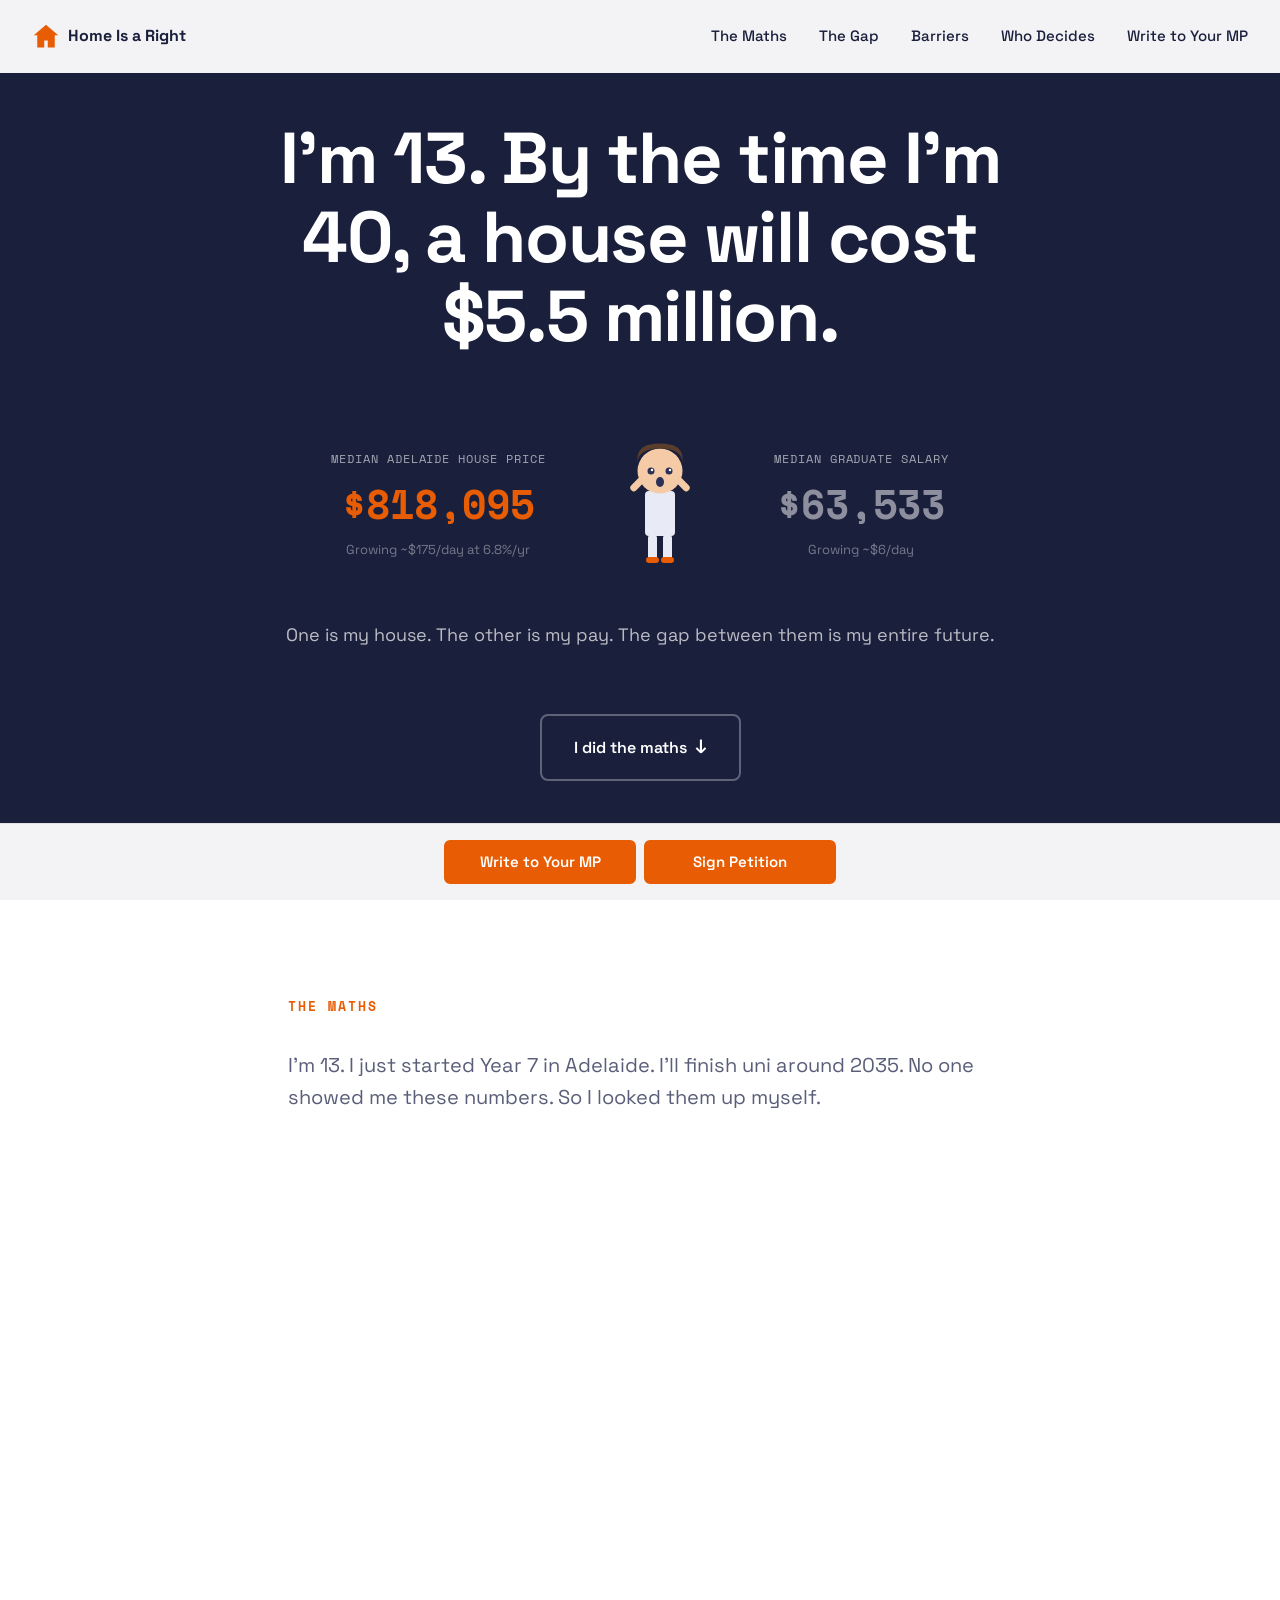
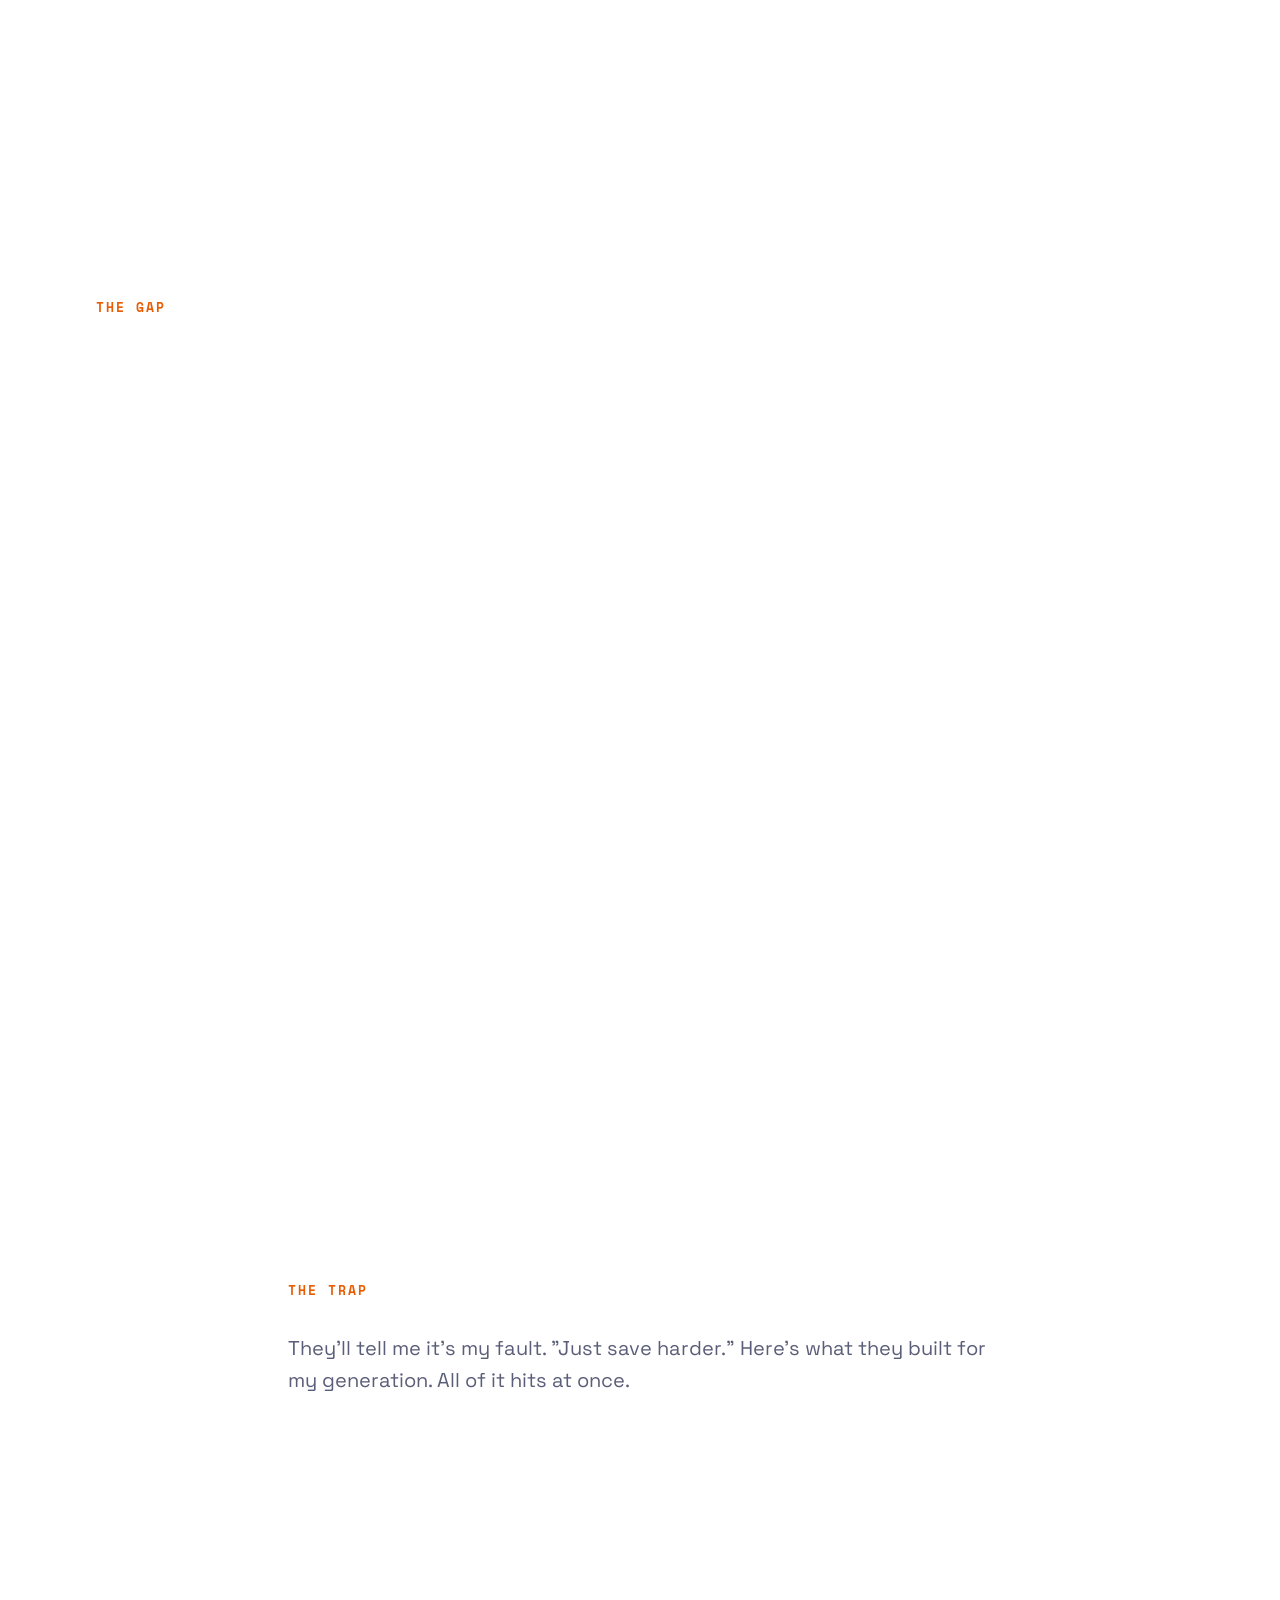
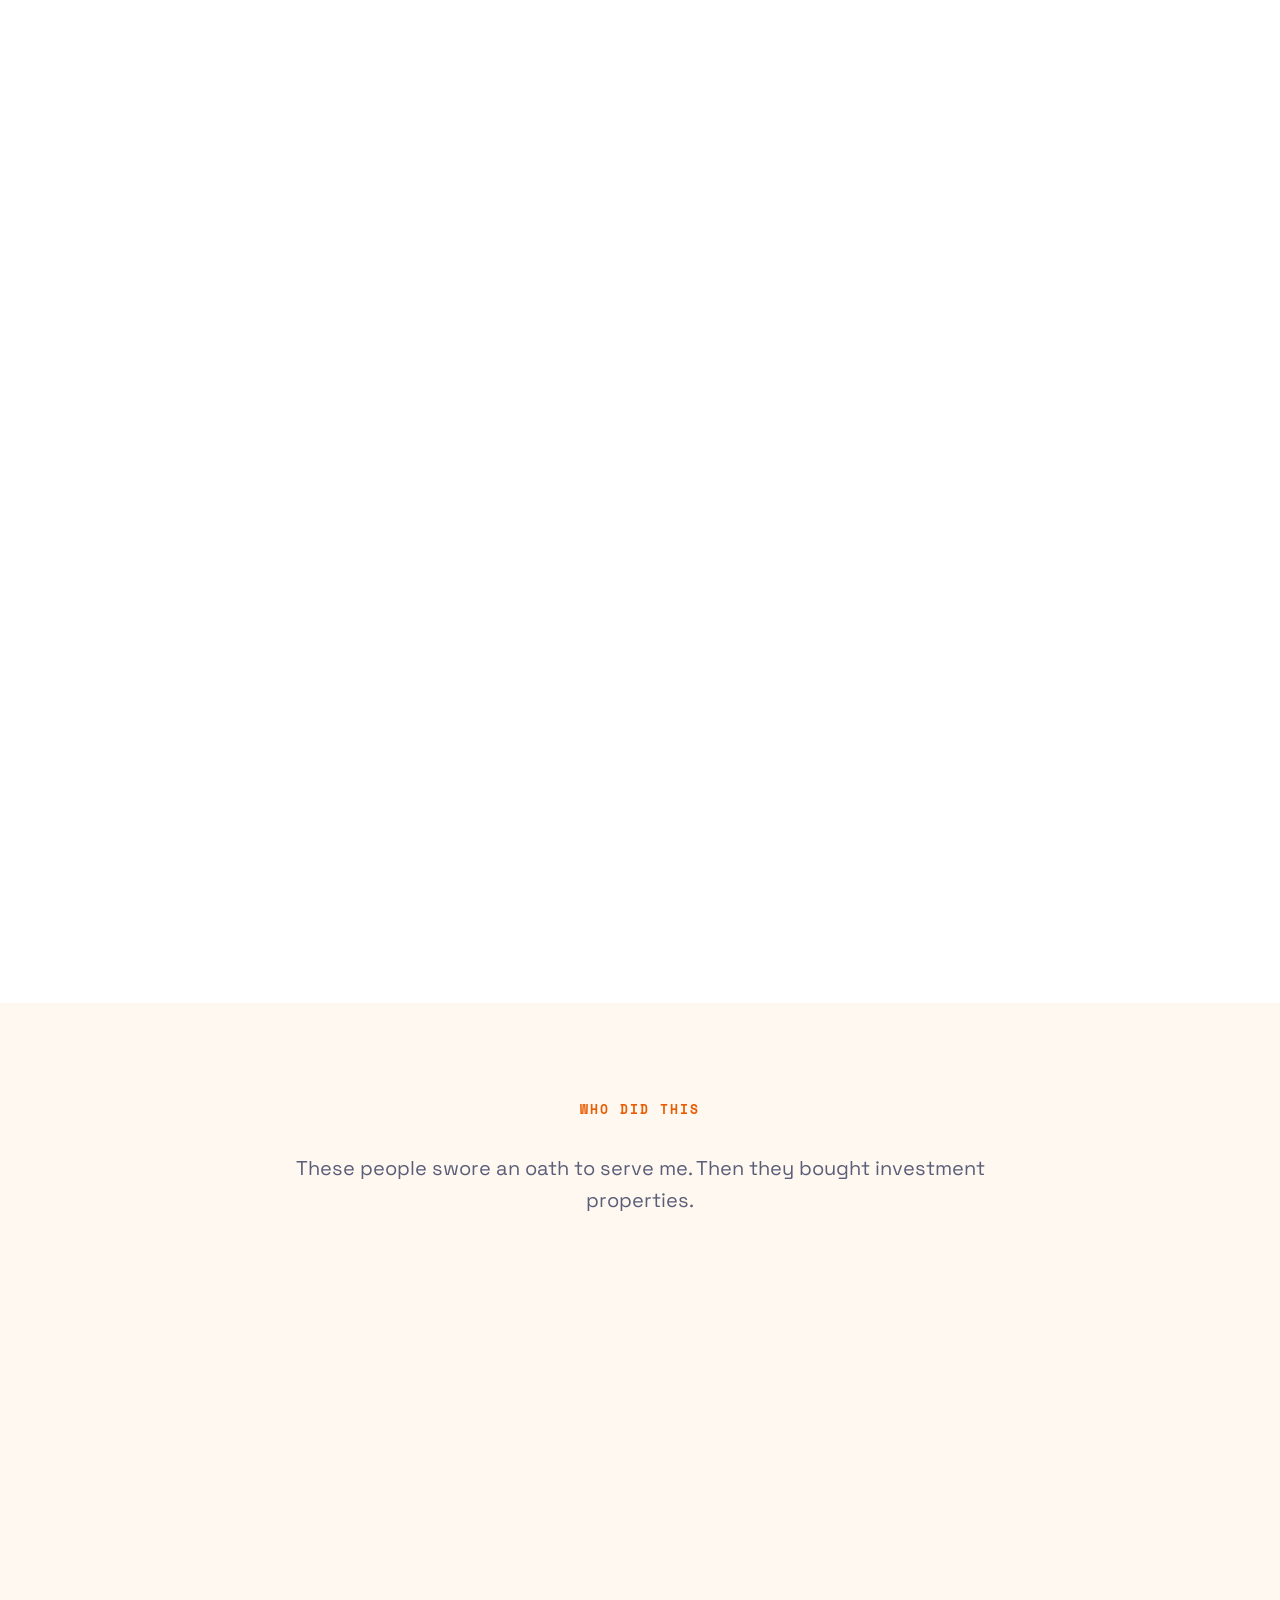
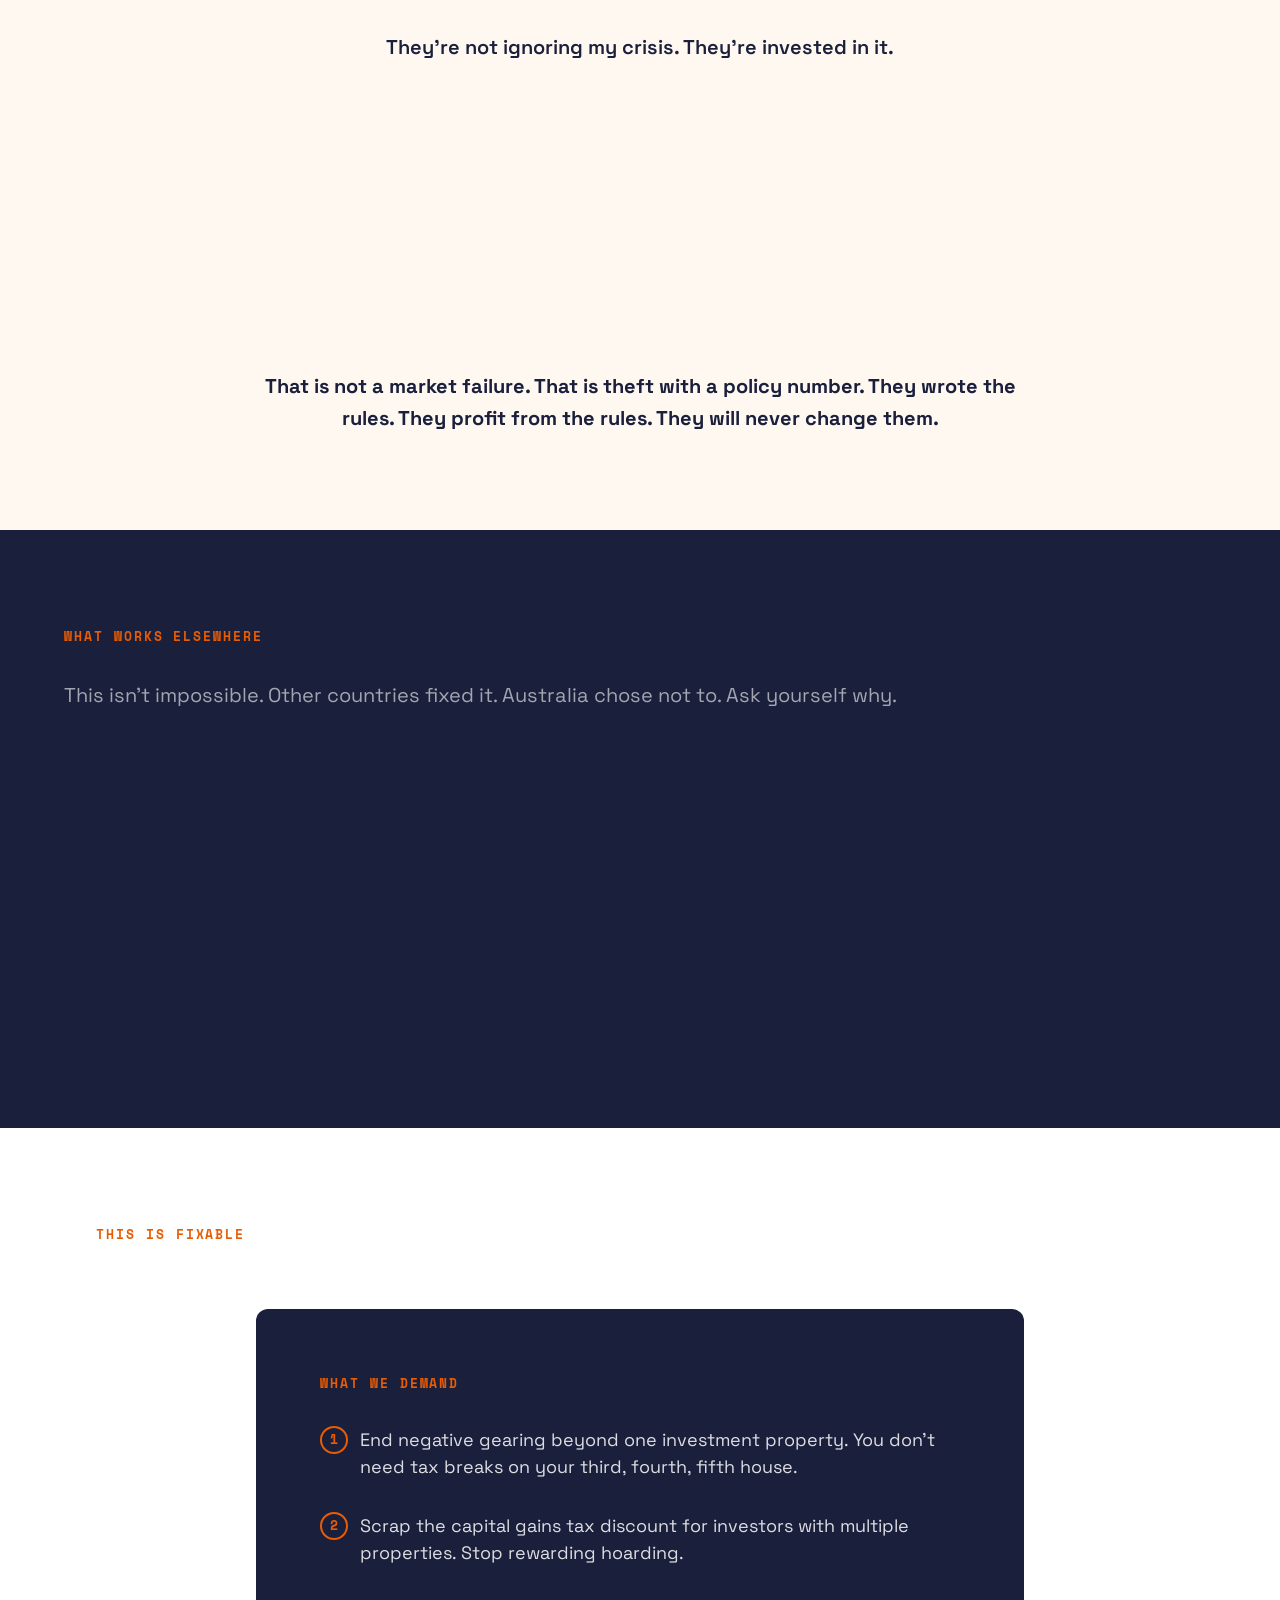
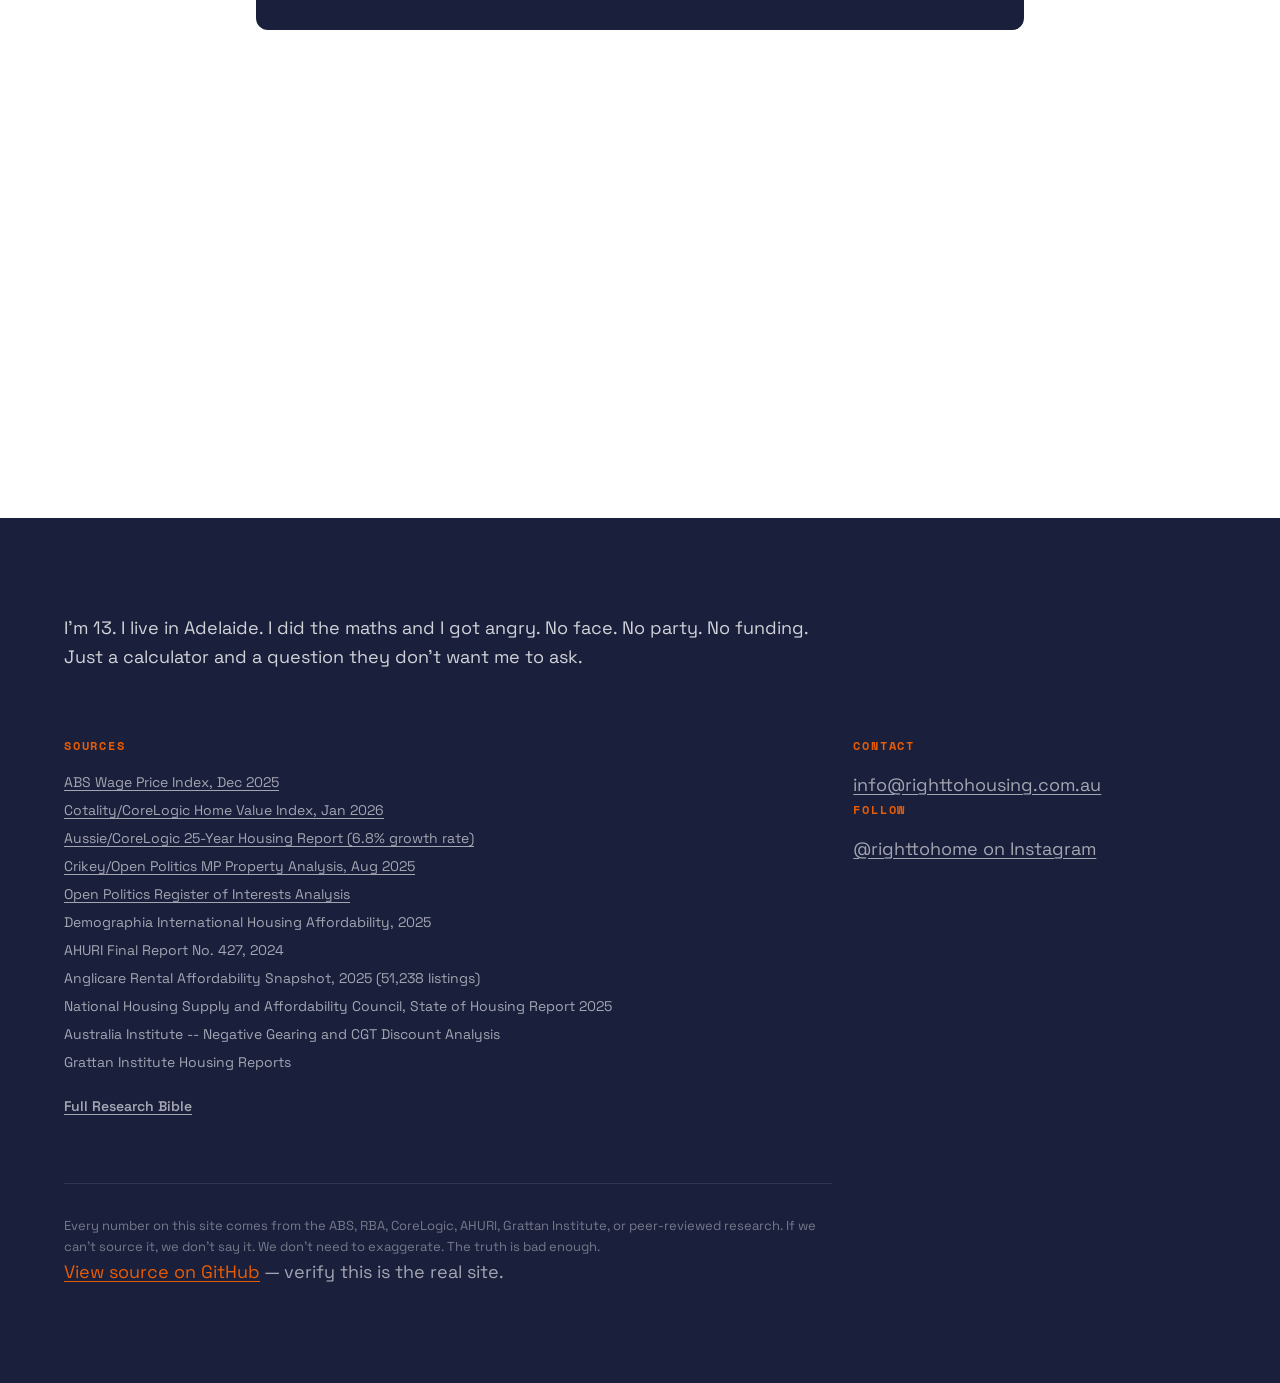
<file: docs/index.html>
<!DOCTYPE html>
<html lang="en">
<head>
  <meta charset="UTF-8">
  <meta name="viewport" content="width=device-width, initial-scale=1.0">
  <title>Home Is a Right | A house will cost $5.5 million by the time I'm 40</title>
  <meta name="description" content="I'm 13. I did the maths. By the time I'm 40, a house in Adelaide will cost $5.5 million. House prices grow at 6.8% a year. Wages grow at 3%. I was never supposed to catch up.">
  <meta name="keywords" content="housing crisis Australia, housing affordability, negative gearing, Adelaide house prices, Gen Z housing, Australian housing policy, housing unaffordability">
  <meta property="og:title" content="Home Is a Right | I'm 13. A house will cost $5.5 million.">
  <meta property="og:description" content="I did the maths. By the time I'm 40, a house in Adelaide will cost $5.5 million. The deposit alone is $1.1 million. I was never supposed to catch up.">
  <meta property="og:type" content="website">
  <meta property="og:url" content="https://righttohousing.com.au">
  <meta property="og:site_name" content="Home Is a Right">
  <meta name="twitter:card" content="summary_large_image">
  <meta name="twitter:title" content="Home Is a Right | I'm 13. A house will cost $5.5 million.">
  <meta name="twitter:description" content="I did the maths. House prices grow at 6.8%. Wages grow at 3%. I was never supposed to catch up.">
  <link rel="canonical" href="https://righttohousing.com.au">
  <script type="application/ld+json">
  {
    "@context": "https://schema.org",
    "@type": "WebSite",
    "name": "Home Is a Right",
    "url": "https://righttohousing.com.au",
    "description": "A data-driven campaign exposing Australia's housing affordability crisis, built by a 13-year-old in Adelaide.",
    "potentialAction": {
      "@type": "SearchAction",
      "target": "https://righttohousing.com.au",
      "query-input": "required name=search_term_string"
    }
  }
  </script>
  <meta http-equiv="Content-Security-Policy"
    content="default-src 'self';
            script-src 'self' 'unsafe-inline' https://www.googletagmanager.com https://www.google-analytics.com https://googleads.g.doubleclick.net;
            style-src 'self';
            font-src 'self';
            img-src 'self' data: https://www.googletagmanager.com https://www.google-analytics.com https://googleads.g.doubleclick.net https://www.google.com https://www.google.com.au;
            connect-src 'self' https://www.google-analytics.com https://analytics.google.com https://www.googletagmanager.com https://googleads.g.doubleclick.net;
            frame-ancestors 'none';">
  <!-- Google tag (gtag.js) -->
  <script async src="https://www.googletagmanager.com/gtag/js?id=AW-18026262582"></script>
  <script>
    window.dataLayer = window.dataLayer || [];
    function gtag(){dataLayer.push(arguments);}
    gtag('js', new Date());
    gtag('config', 'AW-18026262582');
  </script>
  <link rel="stylesheet" href="css/fonts.css">
  <link rel="stylesheet" href="css/style.css">
</head>
<body>

  <!-- ============ NAV ============ -->
  <nav class="nav" role="navigation" aria-label="Main navigation">
    <a href="#hero" class="nav__logo" aria-label="Home Is a Right - return to top">
      <svg class="nav__icon" viewBox="0 0 32 32" width="28" height="28" aria-hidden="true">
        <path d="M16 3L2 15h4v14h8v-8h4v8h8V15h4L16 3z" fill="currentColor"/>
      </svg>
      <span class="nav__wordmark">Home Is a Right</span>
    </a>
    <div class="nav__right">
      <button class="nav__toggle" aria-label="Open menu" aria-expanded="false">
        <span></span><span></span><span></span>
      </button>
    </div>
    <ul class="nav__links">
      <li><a href="#the-maths">The Maths</a></li>
      <li><a href="#the-gap">The Gap</a></li>
      <li><a href="#barriers">Barriers</a></li>
      <li><a href="#who-decides">Who Decides</a></li>
      <li><a href="write.html" class="nav__write">Write to Your MP</a></li>
    </ul>
  </nav>

  <!-- ============ HERO ============ -->
  <section id="hero" class="hero" aria-label="Campaign introduction">
    <div class="hero__content">
      <h1 class="hero__headline">I'm 13. By the time I'm 40, a house will cost $5.5 million.</h1>
      <div class="hero__counters" aria-live="polite">
        <div class="hero__counter hero__counter--house">
          <span class="hero__counter-label">Median Adelaide house price</span>
          <span class="hero__counter-value" data-target="940000" data-prefix="$" data-speed="house">$940,000</span>
          <span class="hero__counter-rate">Growing ~$175/day at 6.8%/yr</span>
        </div>

        <div class="hero__renter" aria-hidden="true">
          <!-- Renter Character: Shocked pose -->
          <svg viewBox="0 0 200 320" class="renter renter--shocked" role="img" aria-label="Renter character looking shocked at the numbers">
            <!-- Body -->
            <rect x="70" y="140" width="60" height="90" rx="8" fill="#E8EAF6"/>
            <!-- Head -->
            <circle cx="100" cy="100" r="45" fill="#F5CBA7"/>
            <!-- Hair -->
            <path d="M55 85 Q55 55 100 55 Q145 55 145 85 L145 75 Q145 45 100 45 Q55 45 55 75Z" fill="#5A3E2B"/>
            <!-- Eyes - wide open (shocked) -->
            <circle cx="82" cy="100" r="7" fill="#2A3058"/>
            <circle cx="118" cy="100" r="7" fill="#2A3058"/>
            <circle cx="84" cy="98" r="2.5" fill="white"/>
            <circle cx="120" cy="98" r="2.5" fill="white"/>
            <!-- Mouth - open O shape -->
            <ellipse cx="100" cy="122" rx="8" ry="10" fill="#2A3058"/>
            <!-- Arms - raised up in shock -->
            <rect x="38" y="120" width="32" height="14" rx="7" fill="#F5CBA7" transform="rotate(-45 54 127)"/>
            <rect x="130" y="120" width="32" height="14" rx="7" fill="#F5CBA7" transform="rotate(45 146 127)"/>
            <!-- Legs -->
            <rect x="76" y="228" width="18" height="50" rx="6" fill="#E8EAF6"/>
            <rect x="106" y="228" width="18" height="50" rx="6" fill="#E8EAF6"/>
            <!-- Shoes -->
            <rect x="72" y="272" width="26" height="12" rx="6" fill="#E85D04"/>
            <rect x="102" y="272" width="26" height="12" rx="6" fill="#E85D04"/>
          </svg>
        </div>

        <div class="hero__counter hero__counter--salary">
          <span class="hero__counter-label">Median graduate salary</span>
          <span class="hero__counter-value" data-target="73000" data-prefix="$" data-speed="salary">$73,000</span>
          <span class="hero__counter-rate">Growing ~$6/day</span>
        </div>
      </div>
      <p class="hero__gap-label" aria-live="polite">One is my house. The other is my pay. The gap between them is my entire future.</p>
      <a href="#the-maths" class="hero__cta">I did the maths<span class="hero__arrow" aria-hidden="true"></span></a>
    </div>
  </section>

  <!-- ============ THE MATHS ============ -->
  <section id="the-maths" class="maths" aria-label="The mathematics of housing unaffordability">
    <div class="maths__intro">
      <h2 class="section-label">The Maths</h2>
      <p class="maths__setup">I'm 13. I just started Year 7 in Adelaide. I'll finish uni around 2035. No one showed me these numbers. So I looked them up myself.</p>
    </div>

    <div class="stat-card" data-animate>
      <div class="stat-card__renter" aria-hidden="true">
        <!-- Renter: Shocked -->
        <svg viewBox="0 0 120 180" class="renter-small">
          <rect x="40" y="80" width="40" height="55" rx="6" fill="#1A1F3C"/>
          <circle cx="60" cy="58" r="28" fill="#F5CBA7"/>
          <path d="M32 50 Q32 30 60 30 Q88 30 88 50 L88 42 Q88 22 60 22 Q32 22 32 42Z" fill="#1A1F3C"/>
          <circle cx="50" cy="58" r="5" fill="#1A1F3C"/>
          <circle cx="70" cy="58" r="5" fill="#1A1F3C"/>
          <circle cx="51.5" cy="56.5" r="1.8" fill="white"/>
          <circle cx="71.5" cy="56.5" r="1.8" fill="white"/>
          <ellipse cx="60" cy="72" rx="5" ry="6" fill="#1A1F3C"/>
          <rect x="44" y="134" width="12" height="30" rx="4" fill="#1A1F3C"/>
          <rect x="64" y="134" width="12" height="30" rx="4" fill="#1A1F3C"/>
          <rect x="41" y="160" width="18" height="8" rx="4" fill="#E85D04"/>
          <rect x="61" y="160" width="18" height="8" rx="4" fill="#E85D04"/>
        </svg>
      </div>
      <div class="stat-card__number" data-count="1600000" data-prefix="$">$1,600,000</div>
      <p class="stat-card__label">The price of a house in Adelaide the year I graduate. Not a mansion. Not waterfront. Just a house. I'll have zero savings and a HECS debt.</p>
      <span class="stat-card__source">Projection: 6.8% annual growth (25-year average, <a href="https://www.aussie.com.au/content/dam/aussie/documents/home-loans/aussie_25_years_report.pdf">Aussie/CoreLogic</a>) on current $940K median (<a href="https://discover.cotality.com/hubfs/Article-Reports/COTALITY%20HVI%20Jan%202026%20FINAL.pdf">Cotality HVI Jan 2026</a>).</span>
    </div>

    <div class="stat-card" data-animate>
      <div class="stat-card__renter" aria-hidden="true">
        <!-- Renter: Thinking -->
        <svg viewBox="0 0 120 180" class="renter-small">
          <rect x="40" y="80" width="40" height="55" rx="6" fill="#1A1F3C"/>
          <circle cx="60" cy="58" r="28" fill="#F5CBA7"/>
          <path d="M32 50 Q32 30 60 30 Q88 30 88 50 L88 42 Q88 22 60 22 Q32 22 32 42Z" fill="#1A1F3C"/>
          <circle cx="50" cy="58" r="4" fill="#1A1F3C"/>
          <circle cx="70" cy="58" r="4" fill="#1A1F3C"/>
          <line x1="45" y1="72" x2="60" y2="72" stroke="#1A1F3C" stroke-width="3" stroke-linecap="round"/>
          <!-- Hand on chin -->
          <rect x="22" y="60" width="28" height="12" rx="6" fill="#F5CBA7" transform="rotate(15 36 66)"/>
          <rect x="44" y="134" width="12" height="30" rx="4" fill="#1A1F3C"/>
          <rect x="64" y="134" width="12" height="30" rx="4" fill="#1A1F3C"/>
          <rect x="41" y="160" width="18" height="8" rx="4" fill="#E85D04"/>
          <rect x="61" y="160" width="18" height="8" rx="4" fill="#E85D04"/>
        </svg>
      </div>
      <div class="stat-card__number" data-count="92000" data-prefix="$">$92,000</div>
      <p class="stat-card__label">What I'll earn. My whole salary. Every cent. Before tax, before rent, before food. That's all I get.</p>
      <span class="stat-card__source">3% annual wage growth (<a href="https://www.abs.gov.au/statistics/economy/price-indexes-and-inflation/wage-price-index-australia/dec-quarter-2025">ABS WPI</a>) on $73K graduate median. $73K × 1.03^8 = $92K.</span>
    </div>

    <div class="stat-card stat-card--accent" data-animate>
      <div class="stat-card__number stat-card__number--large" data-count="17" data-suffix="x">17x</div>
      <p class="stat-card__label">My entire salary. Seventeen times over. No rent. No food. No living. Just house. And I still wouldn't own it outright.</p>
    </div>

    <div class="stat-card stat-card--accent" data-animate>
      <div class="stat-card__renter stat-card__renter--large" aria-hidden="true">
        <!-- Renter: Holding sign -->
        <svg viewBox="0 0 200 320" class="renter-medium">
          <rect x="70" y="140" width="60" height="90" rx="8" fill="#E8EAF6"/>
          <circle cx="100" cy="100" r="45" fill="#F5CBA7"/>
          <path d="M55 85 Q55 55 100 55 Q145 55 145 85 L145 75 Q145 45 100 45 Q55 45 55 75Z" fill="#5A3E2B"/>
          <circle cx="82" cy="100" r="5" fill="#2A3058"/>
          <circle cx="118" cy="100" r="5" fill="#2A3058"/>
          <line x1="82" y1="120" x2="118" y2="118" stroke="#2A3058" stroke-width="3" stroke-linecap="round"/>
          <!-- Sign -->
          <rect x="130" y="30" width="65" height="45" rx="4" fill="#E85D04"/>
          <line x1="135" y1="48" x2="190" y2="48" stroke="white" stroke-width="2.5" stroke-linecap="round"/>
          <line x1="135" y1="58" x2="175" y2="58" stroke="white" stroke-width="2.5" stroke-linecap="round"/>
          <!-- Arm holding sign -->
          <rect x="120" y="140" width="40" height="14" rx="7" fill="#F5CBA7" transform="rotate(-50 140 147)"/>
          <rect x="40" y="155" width="32" height="14" rx="7" fill="#F5CBA7" transform="rotate(10 56 162)"/>
          <rect x="76" y="228" width="18" height="50" rx="6" fill="#E8EAF6"/>
          <rect x="106" y="228" width="18" height="50" rx="6" fill="#E8EAF6"/>
          <rect x="72" y="272" width="26" height="12" rx="6" fill="#E85D04"/>
          <rect x="102" y="272" width="26" height="12" rx="6" fill="#E85D04"/>
        </svg>
      </div>
      <div class="stat-card__number stat-card__number--large" data-count="5500000" data-prefix="$">$5,500,000</div>
      <p class="stat-card__label">That's my house when I'm 40. I saved since I was 21. I did everything right. The deposit alone is $1.1 million. But the price grew faster than my savings every single year. I never caught up. I was never supposed to.</p>
      <span class="stat-card__source">Same 6.8% annual growth, projected 27 years from 2026. $940K × 1.068^27 = $5.55M. <a href="https://www.aussie.com.au/content/dam/aussie/documents/home-loans/aussie_25_years_report.pdf">Source</a></span>
    </div>
  </section>

  <!-- ============ THE GAP ============ -->
  <section id="the-gap" class="gap" aria-label="The growing gap between house prices and wages">
    <h2 class="section-label">The Gap</h2>
    <div class="gap__chart-container" data-animate>
      <div class="gap__chart" aria-label="Chart showing house price growth of 193% versus wage growth of 81% over 20 years. Source: ABS">
        <div class="gap__y-axis">
          <span>+200%</span>
          <span>+150%</span>
          <span>+100%</span>
          <span>+50%</span>
          <span>0%</span>
        </div>
        <div class="gap__bars">
          <div class="gap__bar-group">
            <div class="gap__bar gap__bar--house" data-height="96.5">
              <span class="gap__bar-value">+193%</span>
            </div>
            <span class="gap__bar-label">House prices<br><small>20 years</small></span>
          </div>
          <div class="gap__bar-group">
            <div class="gap__bar gap__bar--wage" data-height="40.8">
              <span class="gap__bar-value">+81%</span>
            </div>
            <span class="gap__bar-label">Wages<br><small>20 years</small></span>
          </div>
        </div>
      </div>
      <p class="gap__annotation">The red one is what they'll charge me. The other is what they'll pay me. The space between them is my life.</p>
    </div>

    <div class="gap__recent" data-animate>
      <h3 class="gap__subhead">The last five years alone</h3>
      <div class="gap__comparison">
        <div class="gap__item">
          <span class="gap__item-number">+68%</span>
          <span class="gap__item-label">Entry-level house prices</span>
        </div>
        <div class="gap__vs" aria-hidden="true">vs</div>
        <div class="gap__item">
          <span class="gap__item-number gap__item-number--dim">+21%</span>
          <span class="gap__item-label">Wages</span>
        </div>
      </div>
      <p class="gap__footnote">The gap is not closing. It gets worse every single year. They know. They're not fixing it. They're profiting from it.</p>
    </div>
  </section>

  <!-- ============ BARRIERS ============ -->
  <section id="barriers" class="barriers" aria-label="The compound barriers to homeownership">
    <h2 class="section-label">The Trap</h2>
    <p class="barriers__intro">They'll tell me it's my fault. "Just save harder." Here's what they built for my generation. All of it hits at once.</p>

    <div class="barriers__stack" data-animate>
      <div class="barrier" data-delay="0">
        <span class="barrier__number">1</span>
        <div class="barrier__content">
          <strong class="barrier__title">HECS debt</strong>
          <p class="barrier__detail">Average $28,000. Cuts my borrowing power by $50,000+. They told me to go to uni. The debt from going means I can borrow less. They set the trap. I'm supposed to walk into it.</p>
        </div>
      </div>

      <div class="barrier" data-delay="1">
        <span class="barrier__number">2</span>
        <div class="barrier__content">
          <strong class="barrier__title">The rent trap</strong>
          <p class="barrier__detail">$620-$780 per week. Gone. Before I save a single cent. Researchers checked 51,238 rental listings across Australia. The number I can afford on Youth Allowance: zero. Not low. Not a few. Zero.</p>
        </div>
      </div>

      <div class="barrier" data-delay="2">
        <span class="barrier__number">3</span>
        <div class="barrier__content">
          <strong class="barrier__title">The deposit wall</strong>
          <p class="barrier__detail">$155,000 to $321,000 depending on my city. My parents' generation saved this in four years. I'll need twenty. Same country. They changed the rules after they got in.</p>
        </div>
      </div>

      <div class="barrier" data-delay="3">
        <span class="barrier__number">4</span>
        <div class="barrier__content">
          <strong class="barrier__title">Stamp duty on top</strong>
          <p class="barrier__detail">$33,000 to $55,000. On top of the deposit. A tax on me for buying. One to three more years of my life just for the privilege of being allowed to pay.</p>
        </div>
      </div>

      <div class="barrier" data-delay="4">
        <span class="barrier__number">5</span>
        <div class="barrier__content">
          <strong class="barrier__title">The income wall</strong>
          <p class="barrier__detail">To pay the mortgage without going broke, I'd need a household income of $100,000 to $319,000. In Sydney, that's the top 5%. The average person cannot afford the average house. Read that again.</p>
        </div>
      </div>

      <div class="barrier" data-delay="5">
        <span class="barrier__number">6</span>
        <div class="barrier__content">
          <strong class="barrier__title">They get richer while I wait</strong>
          <p class="barrier__detail">While I'm stuck saving, people who already own property get 50% richer doing nothing. The median homeowner is worth $1,000,000. The median renter: $60,000. Same country. 17 times apart. Every year I wait, they pull further ahead. That's not a bug. That's the design.</p>
        </div>
      </div>
    </div>
  </section>

  <!-- ============ WHO DECIDES ============ -->
  <section id="who-decides" class="decides" aria-label="Who makes housing policy">
    <h2 class="section-label">Who Did This</h2>

    <p class="decides__setup">These people swore an oath to serve me. Then they bought investment properties.</p>

    <div class="decides__grid" data-animate>
      <div class="decides__stat">
        <span class="decides__number">451</span>
        <span class="decides__label">properties declared by 226 federal MPs and their families</span>
      </div>
      <div class="decides__stat">
        <span class="decides__number">135</span>
        <span class="decides__label">of 226 MPs own two or more properties. They are my landlords.</span>
      </div>
      <div class="decides__stat">
        <span class="decides__number">48</span>
        <span class="decides__label">MPs collect rent from 71 investment properties. My rent pays their mortgage.</span>
      </div>
      <div class="decides__stat decides__stat--contrast">
        <span class="decides__number">16</span>
        <span class="decides__label">MPs -- just 7% -- own no property. That's how many represent me.</span>
      </div>
    </div>

    <p class="decides__caption">They're not ignoring my crisis. They're invested in it.</p>

    <div class="decides__policy" data-animate>
      <div class="decides__policy-stat">
        <span class="decides__policy-number">$12.3 billion</span>
        <span class="decides__policy-label">of our taxes go to negative gearing and CGT discounts every year (Australia Institute)</span>
      </div>
      <div class="decides__policy-stat decides__policy-stat--highlight">
        <span class="decides__policy-number">$7.2 billion</span>
        <span class="decides__policy-label">of that goes straight to the richest 10%. I'm subsidising the people who will outbid me.</span>
      </div>
    </div>

    <p class="decides__verdict">That is not a market failure. That is theft with a policy number. They wrote the rules. They profit from the rules. They will never change them.</p>
  </section>


  <!-- ============ WHAT WORKS ============ -->
  <section id="what-works" class="works" aria-label="International models that work">
    <h2 class="section-label">What Works Elsewhere</h2>
    <p class="works__intro">This isn't impossible. Other countries fixed it. Australia chose not to. Ask yourself why.</p>

    <div class="works__grid" data-animate>
      <div class="works__card">
        <span class="works__country">Vienna</span>
        <span class="works__stat">46%</span>
        <p class="works__detail">of housing is social housing. Two-thirds of residents live in subsidised homes in the city centre.</p>
      </div>
      <div class="works__card">
        <span class="works__country">Singapore</span>
        <span class="works__stat">90%</span>
        <p class="works__detail">of the population lives in publicly governed housing. Over one million units built.</p>
      </div>
      <div class="works__card">
        <span class="works__country">Finland</span>
        <span class="works__stat">-68%</span>
        <p class="works__detail">reduction in long-term homelessness since 2008 using Housing First. From 18,000 homeless to 3,806.</p>
      </div>
      <div class="works__card works__card--contrast">
        <span class="works__country">Australia</span>
        <span class="works__stat">169,000</span>
        <p class="works__detail">families on the public housing waitlist. 3 affordable rentals on JobSeeker out of 51,238. They know how to fix it. They just don't want to.</p>
      </div>
    </div>
  </section>

  <!-- ============ THE ASK ============ -->
  <section id="the-ask" class="ask" aria-label="Take action">
    <h2 class="section-label">This Is Fixable</h2>

    <div class="ask__demands">
      <h3 class="ask__demands-title">What we demand</h3>
      <ol class="ask__demands-list">
        <li>End negative gearing beyond one investment property. You don't need tax breaks on your third, fourth, fifth house.</li>
        <li>Scrap the capital gains tax discount for investors with multiple properties. Stop rewarding hoarding.</li>
      </ol>
    </div>

    <div class="ask__paths">
      <div class="ask__path" data-animate>
        <h3 class="ask__path-title">Write</h3>
        <p class="ask__path-desc">We wrote a letter to every MP and Senator. Find yours, add your name, and hit send. 226 politicians. 2 minutes.</p>
        <a href="write.html" class="ask__button ask__button--primary">Write to your MP</a>
      </div>

      <div class="ask__path" data-animate>
        <h3 class="ask__path-title">Sign</h3>
        <p class="ask__path-desc">Back these demands. Tell them a 13-year-old did the maths they wouldn't.</p>
        <a href="https://www.change.org/p/i-m-13-i-ll-be-past-40-before-i-can-afford-a-house-australia-has-a-right-to-housing?recruiter=541626869&recruited_by_id=feca9b70-1ae6-11e6-a24c-1528d4a5eaad&utm_source=share_petition&utm_campaign=starter_onboarding_share_personal&utm_medium=copylink&share_id=hBjfHWZYxf" target="_blank" rel="noopener" class="ask__button ask__button--primary">Sign the petition</a>
      </div>

      <div class="ask__path" data-animate>
        <h3 class="ask__path-title">Make Them See It</h3>
        <p class="ask__path-desc">Send this to someone who still thinks the system works. Let the numbers do the talking.</p>
        <div class="ask__share-buttons">
          <button class="ask__button ask__button--share" data-share="copy">Copy link</button>
          <button class="ask__button ask__button--share" data-share="twitter">Share</button>
        </div>
      </div>

    </div>
  </section>

  <!-- ============ FOOTER ============ -->
  <footer class="footer" id="sources">
    <div class="footer__content">
      <p class="footer__origin">I'm 13. I live in Adelaide. I did the maths and I got angry. No face. No party. No funding. Just a calculator and a question they don't want me to ask.</p>

      <div class="footer__links">
        <div class="footer__col">
          <h4 class="footer__heading">Sources</h4>
          <ul>
            <li><a href="https://www.abs.gov.au/statistics/economy/price-indexes-and-inflation/wage-price-index-australia/dec-quarter-2025">ABS Wage Price Index, Dec 2025</a></li>
            <li><a href="https://discover.cotality.com/hubfs/Article-Reports/COTALITY%20HVI%20Jan%202026%20FINAL.pdf">Cotality/CoreLogic Home Value Index, Jan 2026</a></li>
            <li><a href="https://www.aussie.com.au/content/dam/aussie/documents/home-loans/aussie_25_years_report.pdf">Aussie/CoreLogic 25-Year Housing Report (6.8% growth rate)</a></li>
            <li><a href="https://www.crikey.com.au/2025/08/29/which-australian-politicians-own-multiple-properties/">Crikey/Open Politics MP Property Analysis, Aug 2025</a></li>
            <li><a href="https://openpolitics.au/analysis/real-estate">Open Politics Register of Interests Analysis</a></li>
            <li>Demographia International Housing Affordability, 2025</li>
            <li>AHURI Final Report No. 427, 2024</li>
            <li>Anglicare Rental Affordability Snapshot, 2025 (51,238 listings)</li>
            <li>National Housing Supply and Affordability Council, State of Housing Report 2025</li>
            <li>Australia Institute -- Negative Gearing and CGT Discount Analysis</li>
            <li>Grattan Institute Housing Reports</li>
          </ul>
          <a href="RESEARCH-BIBLE.md" class="footer__download">Full Research Bible</a>
        </div>
        <div class="footer__col">
          <h4 class="footer__heading">Contact</h4>
          <p><a href="mailto:info@righttohousing.com.au">info@righttohousing.com.au</a></p>
          <h4 class="footer__heading">Follow</h4>
          <p><a href="https://www.instagram.com/righttohome/" target="_blank" rel="noopener">@righttohome on Instagram</a></p>
        </div>
      </div>

      <p class="footer__legal">Every number on this site comes from the ABS, RBA, CoreLogic, AHURI, Grattan Institute, or peer-reviewed research. If we can't source it, we don't say it. We don't need to exaggerate. The truth is bad enough.</p>
      <p class="footer__verify"><a href="https://github.com/edgardomunoznajar/home-is-right" target="_blank" rel="noopener">View source on GitHub</a> — verify this is the real site.</p>
    </div>
  </footer>

  <div class="fixed-cta">
    <a href="write.html" class="fixed-cta__btn fixed-cta__btn--action">Write to Your MP</a>
    <a href="https://www.change.org/p/i-m-13-i-ll-be-past-40-before-i-can-afford-a-house-australia-has-a-right-to-housing?recruiter=541626869&recruited_by_id=feca9b70-1ae6-11e6-a24c-1528d4a5eaad&utm_source=share_petition&utm_campaign=starter_onboarding_share_personal&utm_medium=copylink&share_id=hBjfHWZYxf" target="_blank" rel="noopener" class="fixed-cta__btn fixed-cta__btn--action">Sign Petition</a>
  </div>

  <script src="js/main.js"></script>
</body>
</html>
</file>
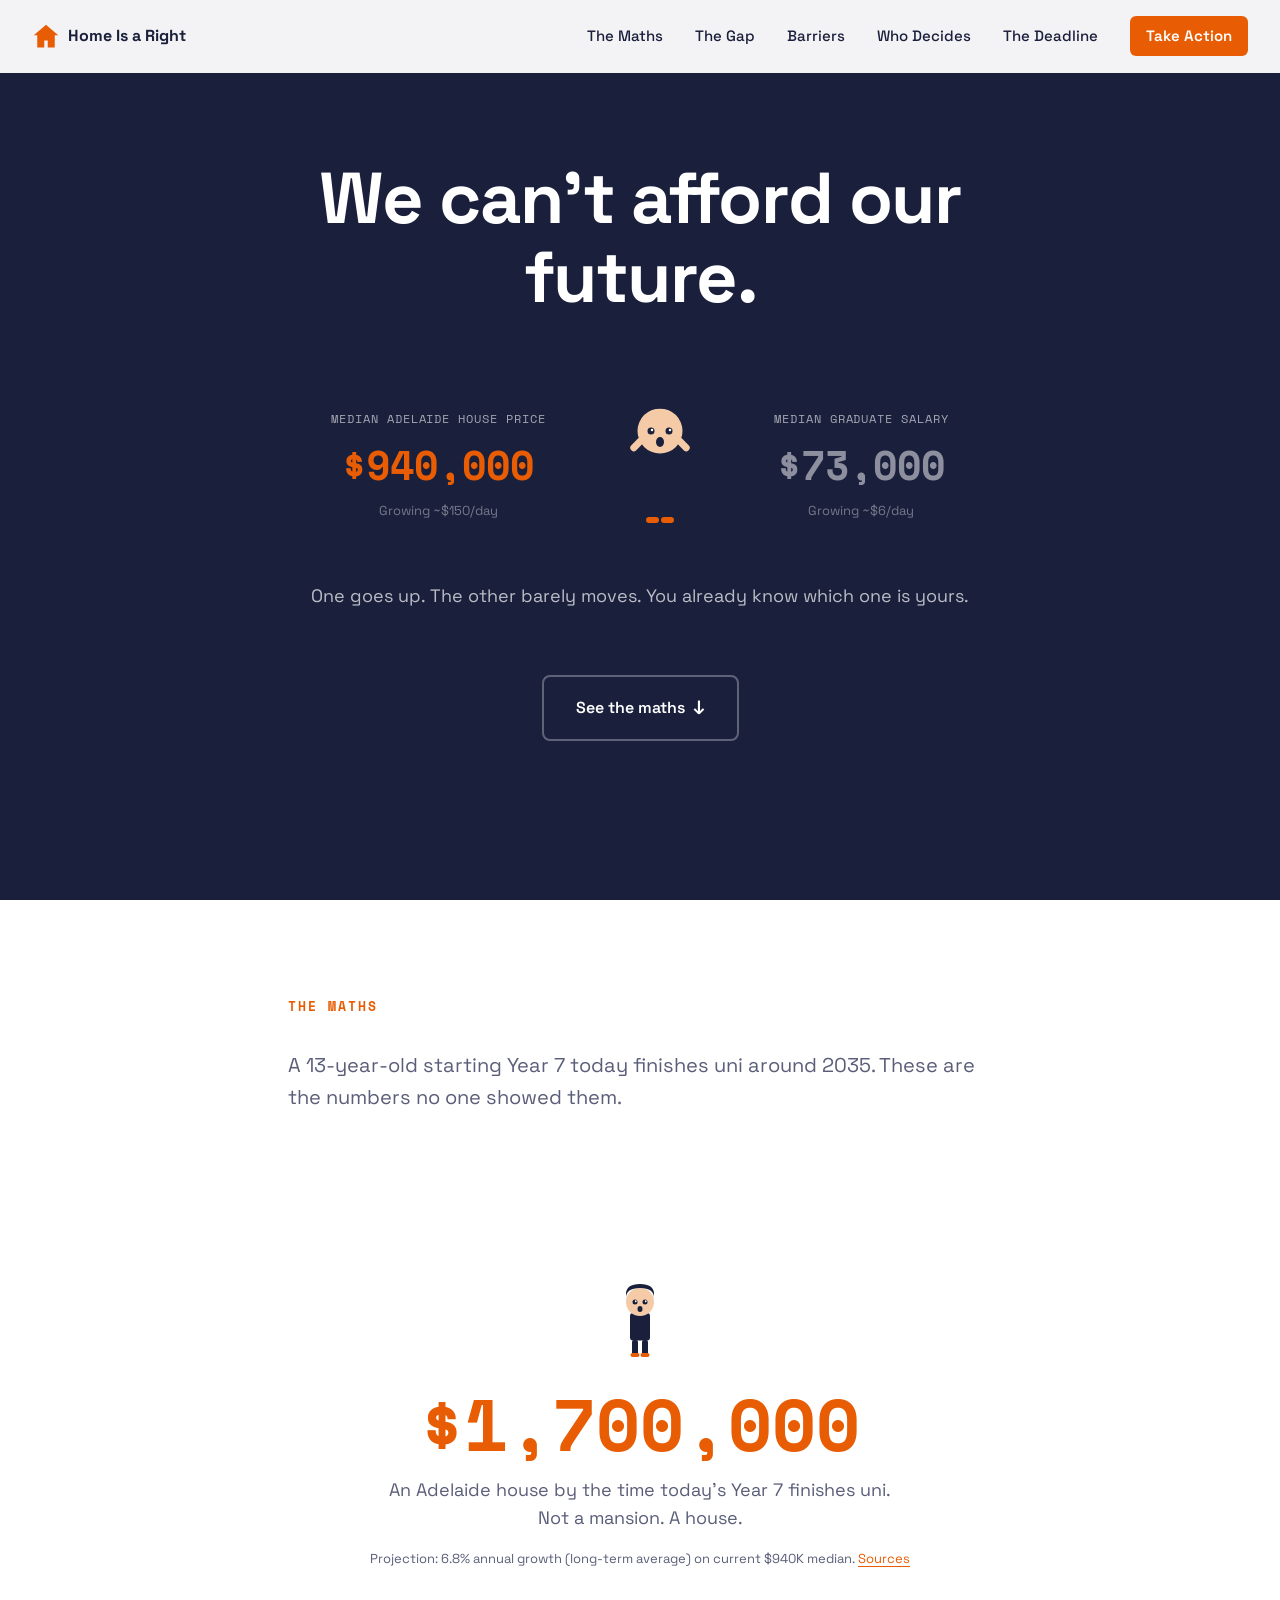
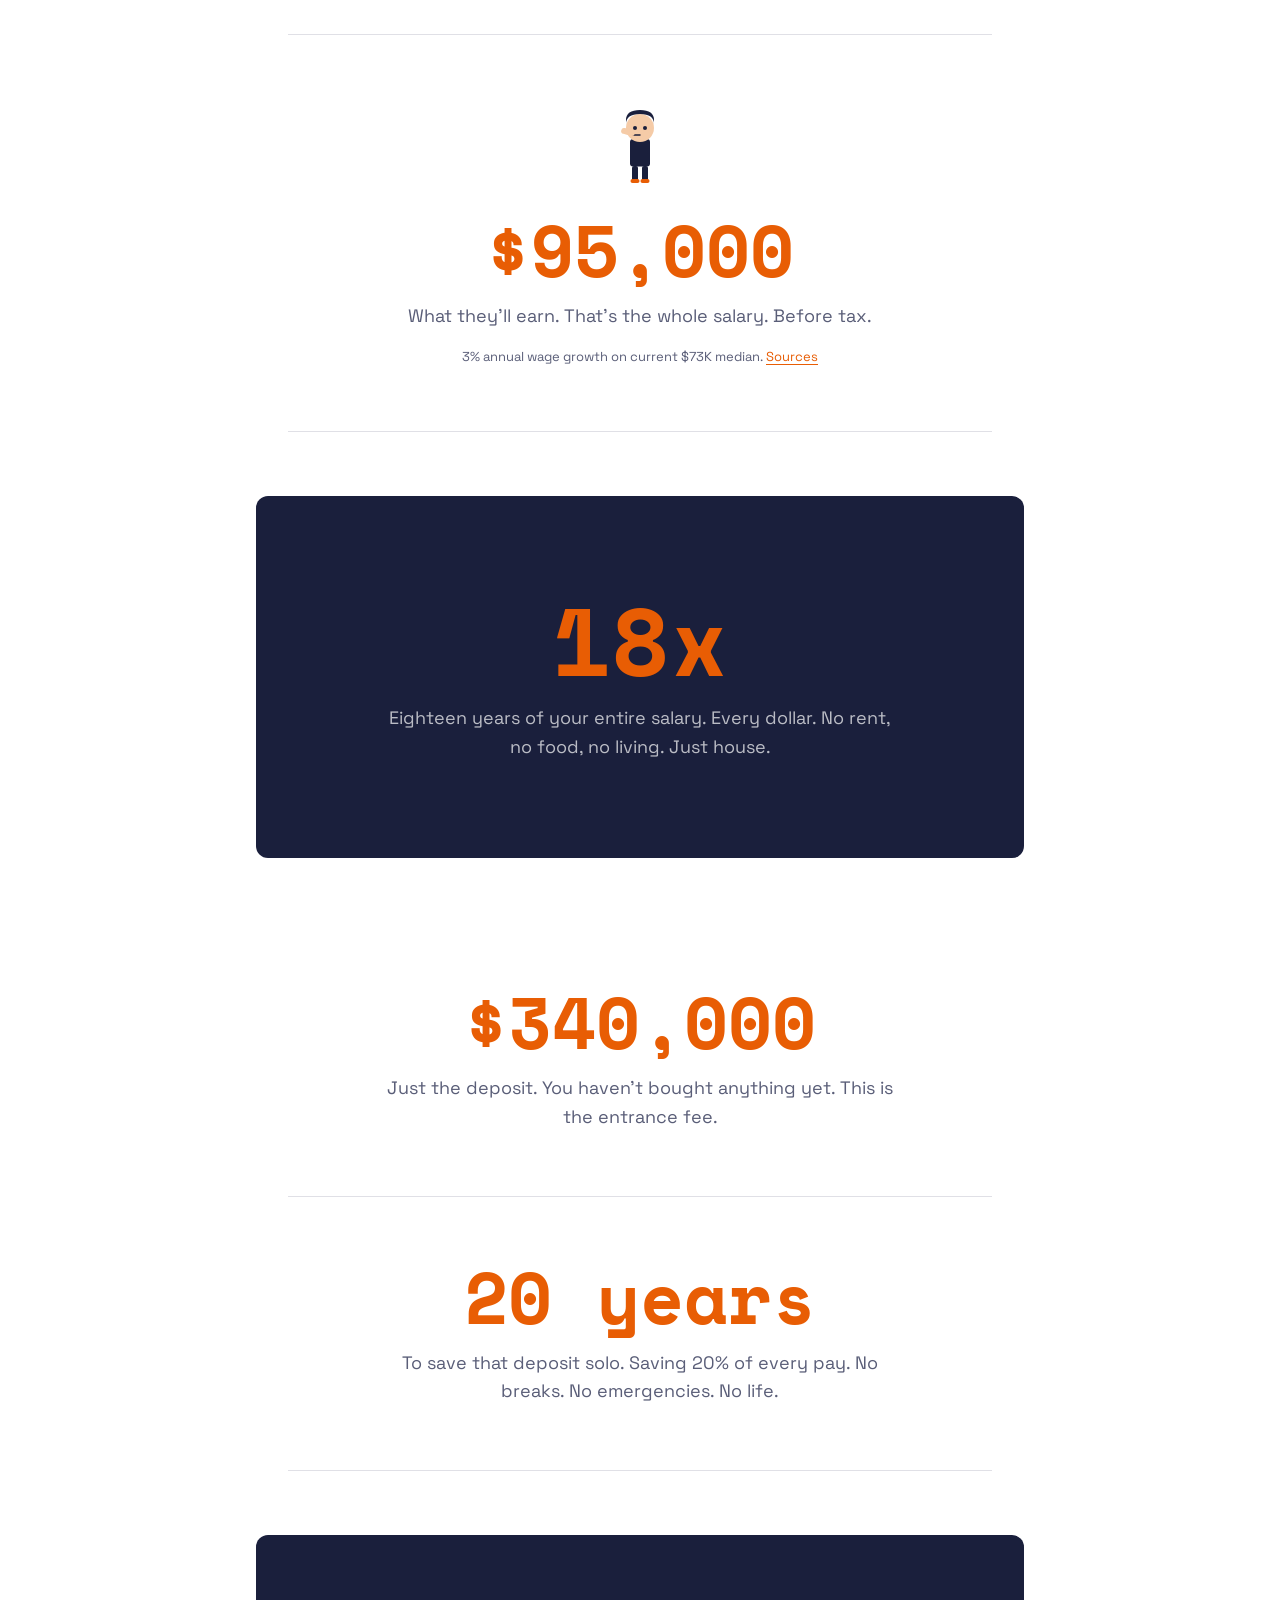
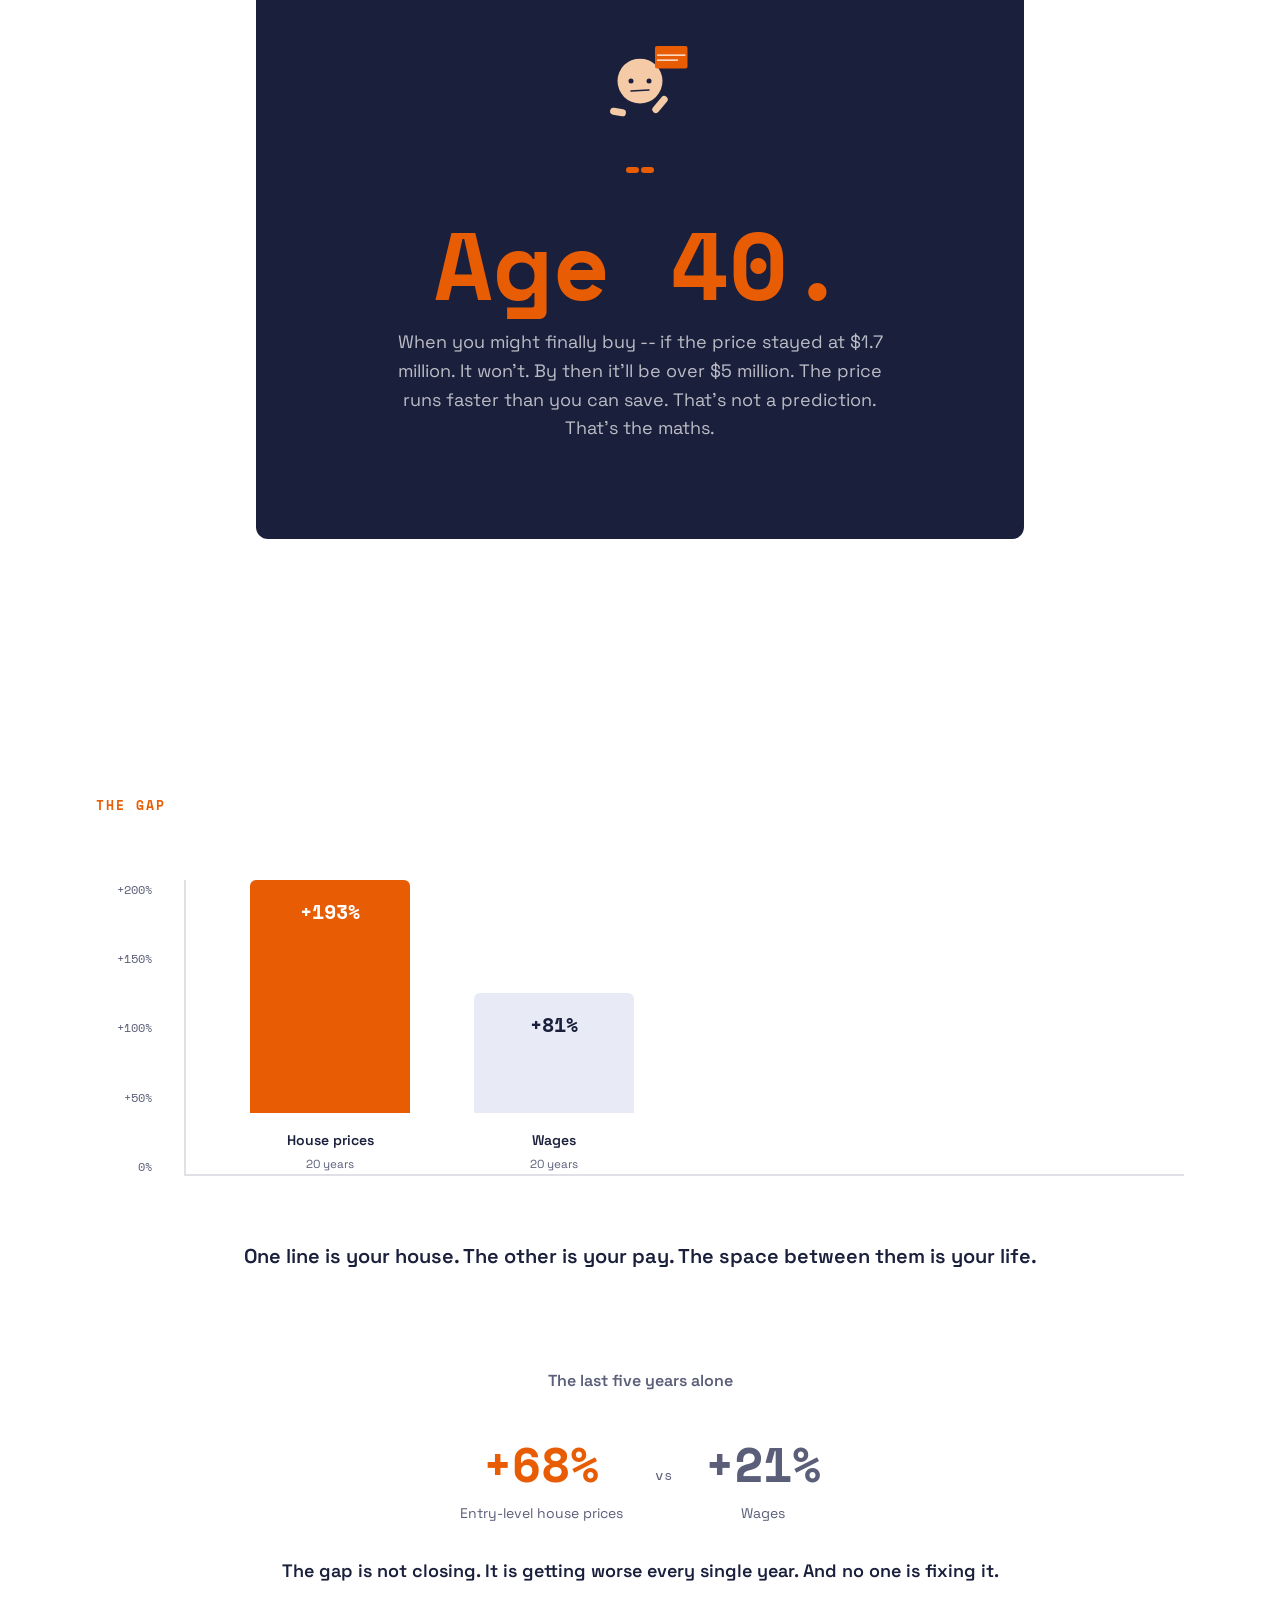
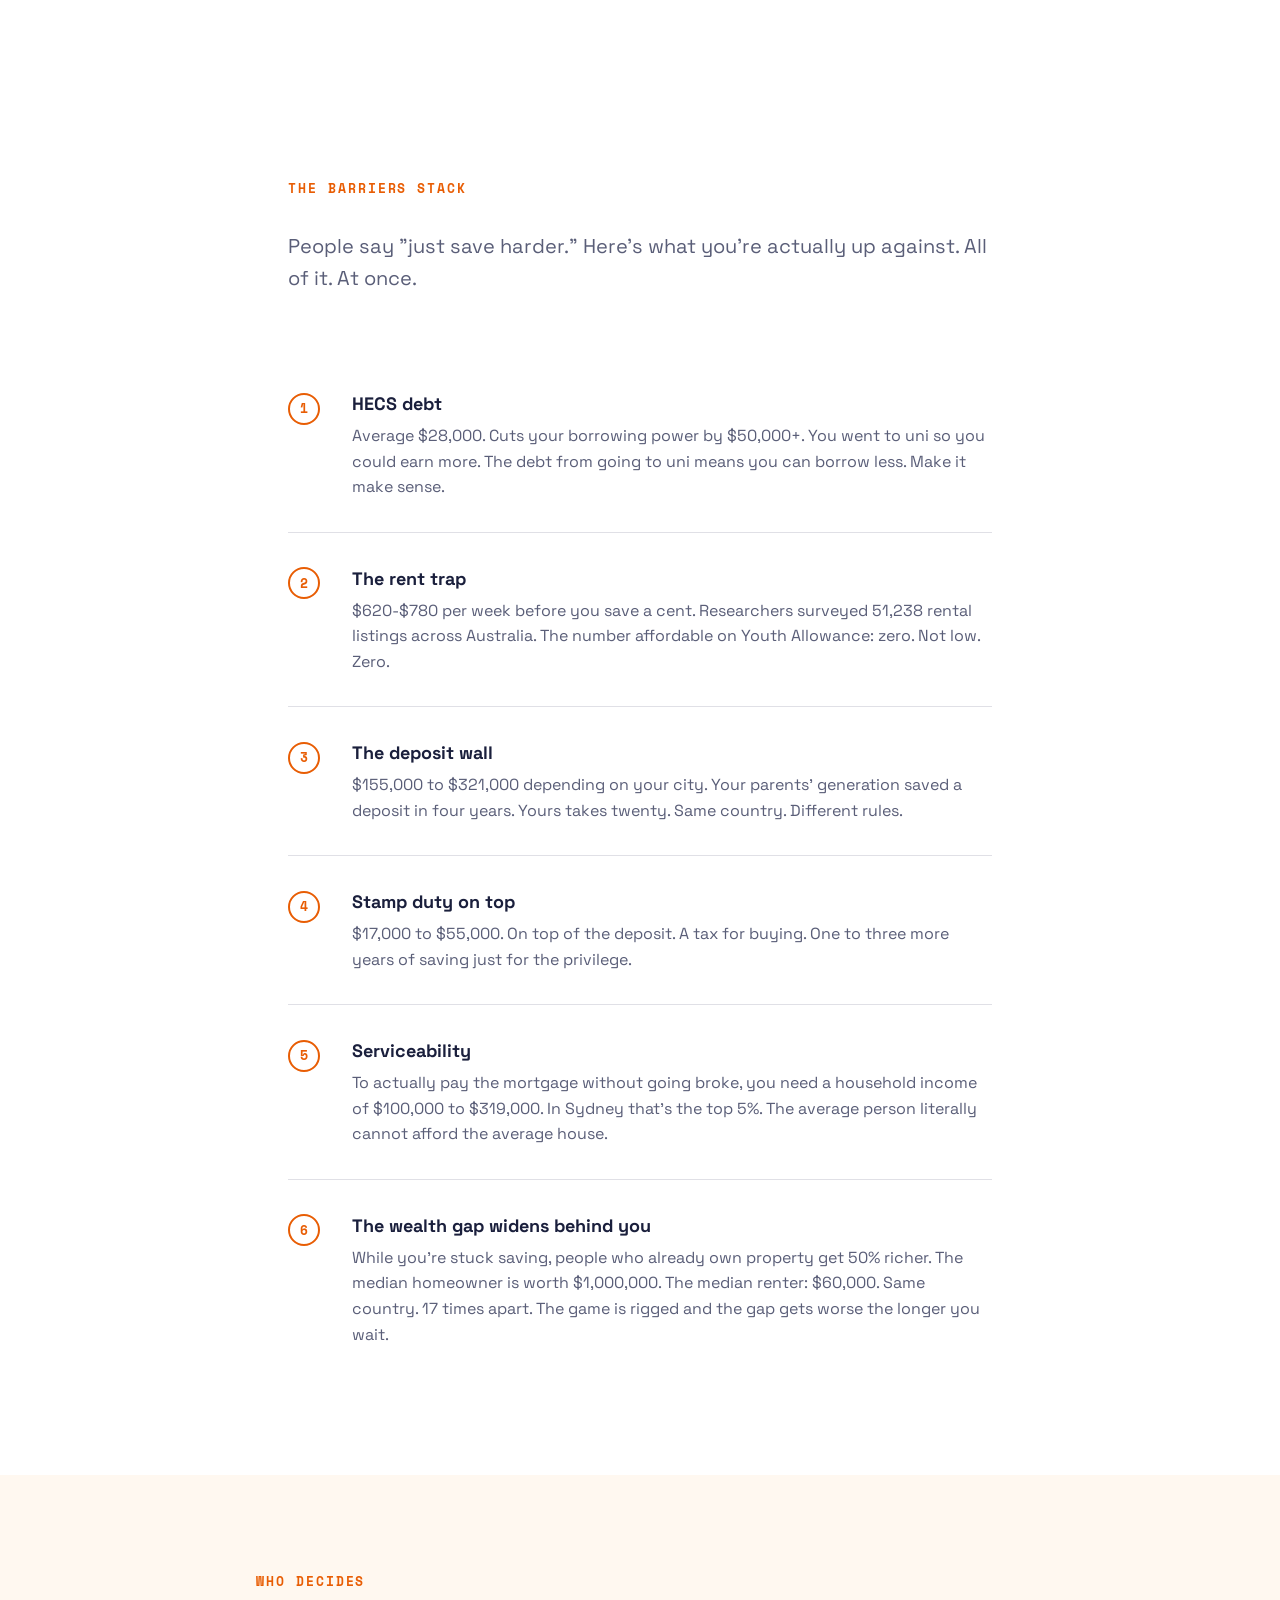
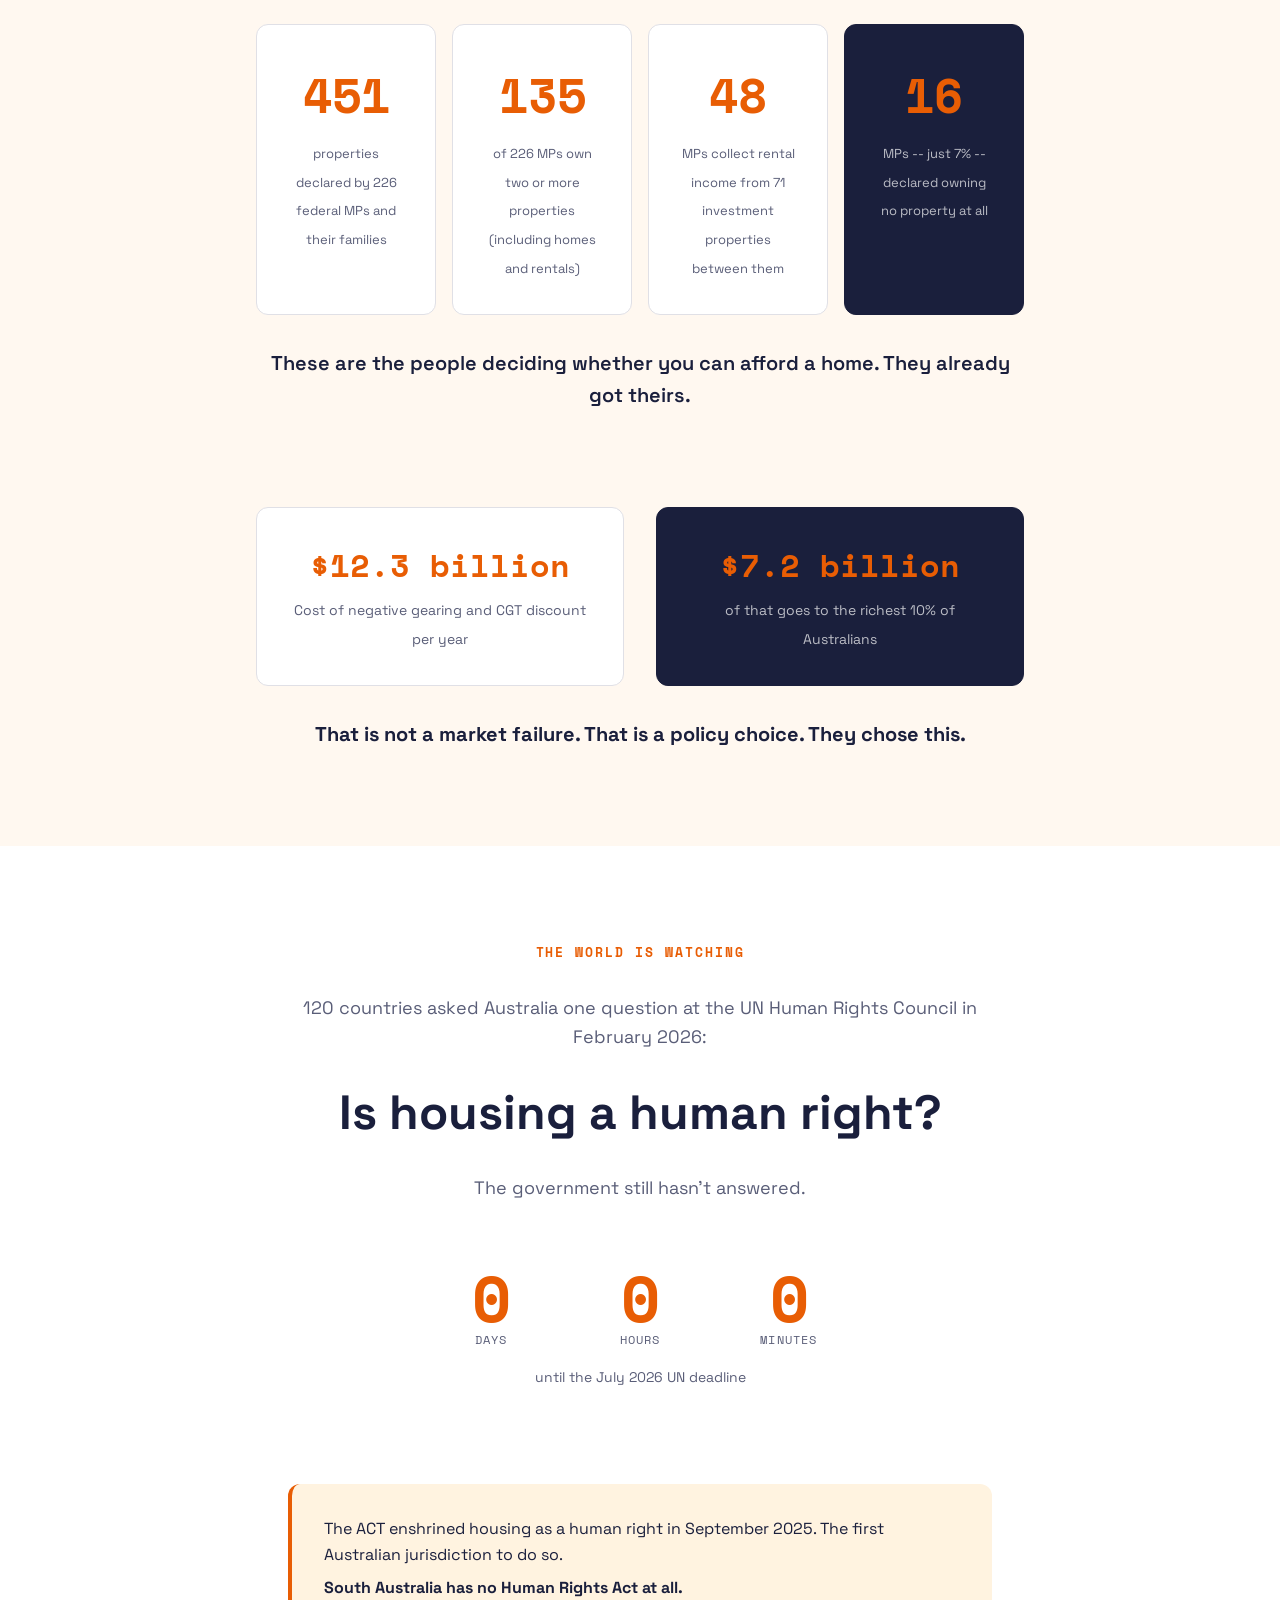
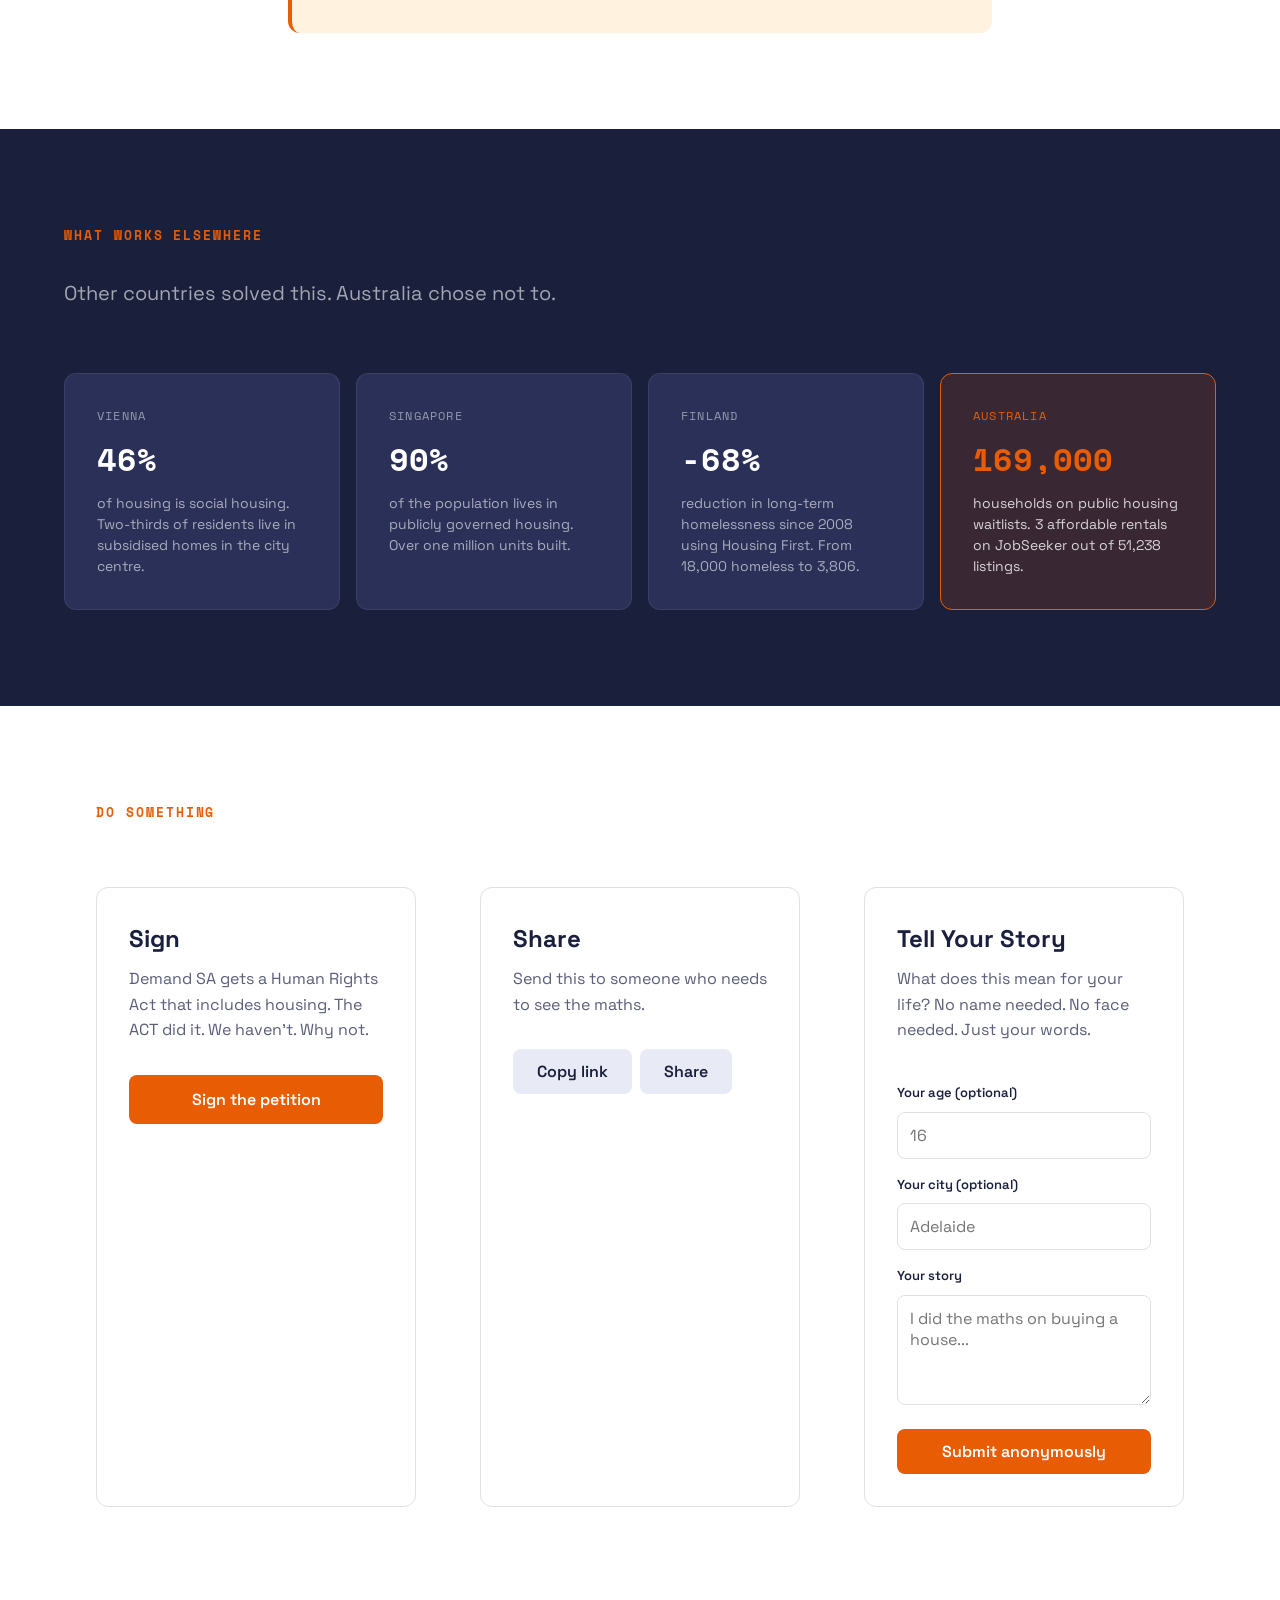
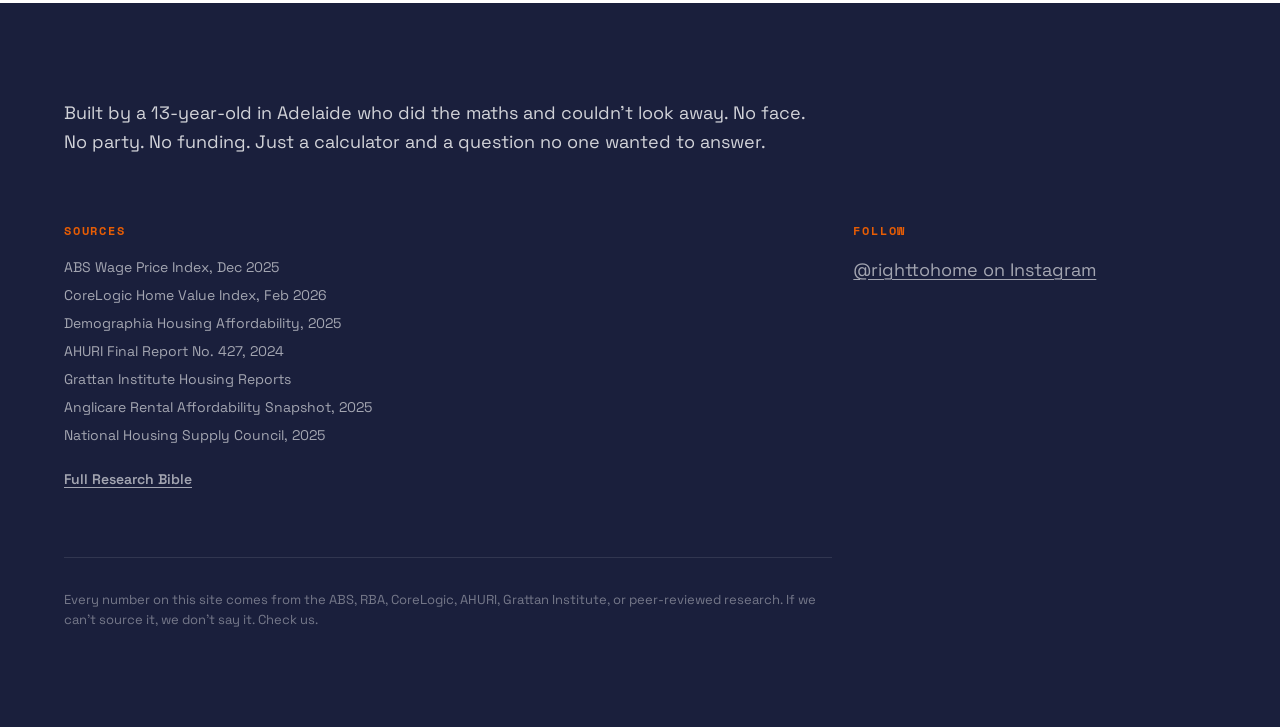
<file: site/index.html>
<!DOCTYPE html>
<html lang="en">
<head>
  <meta charset="UTF-8">
  <meta name="viewport" content="width=device-width, initial-scale=1.0">
  <title>Home Is a Right -- We can't afford our future.</title>
  <meta name="description" content="A 13-year-old did the maths. By the time they finish uni, an Adelaide house will cost $1.7 million. By the time they're 40, over $5 million. The maths is broken.">
  <meta property="og:title" content="Home Is a Right">
  <meta property="og:description" content="We can't afford our future. A data-driven campaign for housing as a human right in Australia.">
  <meta property="og:type" content="website">
  <meta name="twitter:card" content="summary_large_image">
  <link rel="preconnect" href="https://fonts.googleapis.com">
  <link rel="preconnect" href="https://fonts.gstatic.com" crossorigin>
  <link href="https://fonts.googleapis.com/css2?family=Space+Grotesk:wght@400;500;600;700&family=Space+Mono:wght@400;700&display=swap" rel="stylesheet">
  <link rel="stylesheet" href="css/style.css">

  <!-- Google tag (gtag.js) -->
  <script async src="https://www.googletagmanager.com/gtag/js?id=AW-18026262582"></script>
  <script>
    window.dataLayer = window.dataLayer || [];
    function gtag(){dataLayer.push(arguments);}
    gtag('js', new Date());
    gtag('config', 'AW-18026262582');
  </script>
</head>
<body>

  <!-- ============ NAV ============ -->
  <nav class="nav" role="navigation" aria-label="Main navigation">
    <a href="#hero" class="nav__logo" aria-label="Home Is a Right - return to top">
      <svg class="nav__icon" viewBox="0 0 32 32" width="28" height="28" aria-hidden="true">
        <path d="M16 3L2 15h4v14h8v-8h4v8h8V15h4L16 3z" fill="currentColor"/>
      </svg>
      <span class="nav__wordmark">Home Is a Right</span>
    </a>
    <button class="nav__toggle" aria-label="Open menu" aria-expanded="false">
      <span></span><span></span><span></span>
    </button>
    <ul class="nav__links">
      <li><a href="#the-maths">The Maths</a></li>
      <li><a href="#the-gap">The Gap</a></li>
      <li><a href="#barriers">Barriers</a></li>
      <li><a href="#who-decides">Who Decides</a></li>
      <li><a href="#world-watching">The Deadline</a></li>
      <li><a href="#the-ask" class="nav__cta">Take Action</a></li>
    </ul>
  </nav>

  <!-- ============ HERO ============ -->
  <section id="hero" class="hero" aria-label="Campaign introduction">
    <div class="hero__content">
      <h1 class="hero__headline">We can't afford our future.</h1>
      <div class="hero__counters" aria-live="polite">
        <div class="hero__counter hero__counter--house">
          <span class="hero__counter-label">Median Adelaide house price</span>
          <span class="hero__counter-value" data-target="940000" data-prefix="$" data-speed="house">$940,000</span>
          <span class="hero__counter-rate">Growing ~$150/day</span>
        </div>

        <div class="hero__renter" aria-hidden="true">
          <!-- Renter Character: Shocked pose -->
          <svg viewBox="0 0 200 320" class="renter renter--shocked" role="img" aria-label="Renter character looking shocked at the numbers">
            <!-- Body -->
            <rect x="70" y="140" width="60" height="90" rx="8" fill="#1A1F3C"/>
            <!-- Head -->
            <circle cx="100" cy="100" r="45" fill="#F5CBA7"/>
            <!-- Hair -->
            <path d="M55 85 Q55 55 100 55 Q145 55 145 85 L145 75 Q145 45 100 45 Q55 45 55 75Z" fill="#1A1F3C"/>
            <!-- Eyes - wide open (shocked) -->
            <circle cx="82" cy="100" r="7" fill="#1A1F3C"/>
            <circle cx="118" cy="100" r="7" fill="#1A1F3C"/>
            <circle cx="84" cy="98" r="2.5" fill="white"/>
            <circle cx="120" cy="98" r="2.5" fill="white"/>
            <!-- Mouth - open O shape -->
            <ellipse cx="100" cy="122" rx="8" ry="10" fill="#1A1F3C"/>
            <!-- Arms - raised up in shock -->
            <rect x="38" y="120" width="32" height="14" rx="7" fill="#F5CBA7" transform="rotate(-45 54 127)"/>
            <rect x="130" y="120" width="32" height="14" rx="7" fill="#F5CBA7" transform="rotate(45 146 127)"/>
            <!-- Legs -->
            <rect x="76" y="228" width="18" height="50" rx="6" fill="#1A1F3C"/>
            <rect x="106" y="228" width="18" height="50" rx="6" fill="#1A1F3C"/>
            <!-- Shoes -->
            <rect x="72" y="272" width="26" height="12" rx="6" fill="#E85D04"/>
            <rect x="102" y="272" width="26" height="12" rx="6" fill="#E85D04"/>
          </svg>
        </div>

        <div class="hero__counter hero__counter--salary">
          <span class="hero__counter-label">Median graduate salary</span>
          <span class="hero__counter-value" data-target="73000" data-prefix="$" data-speed="salary">$73,000</span>
          <span class="hero__counter-rate">Growing ~$6/day</span>
        </div>
      </div>
      <p class="hero__gap-label" aria-live="polite">One goes up. The other barely moves. You already know which one is yours.</p>
      <a href="#the-maths" class="hero__cta">See the maths<span class="hero__arrow" aria-hidden="true"></span></a>
    </div>
  </section>

  <!-- ============ THE MATHS ============ -->
  <section id="the-maths" class="maths" aria-label="The mathematics of housing unaffordability">
    <div class="maths__intro">
      <h2 class="section-label">The Maths</h2>
      <p class="maths__setup">A 13-year-old starting Year 7 today finishes uni around 2035. These are the numbers no one showed them.</p>
    </div>

    <div class="stat-card" data-animate>
      <div class="stat-card__renter" aria-hidden="true">
        <!-- Renter: Shocked -->
        <svg viewBox="0 0 120 180" class="renter-small">
          <rect x="40" y="80" width="40" height="55" rx="6" fill="#1A1F3C"/>
          <circle cx="60" cy="58" r="28" fill="#F5CBA7"/>
          <path d="M32 50 Q32 30 60 30 Q88 30 88 50 L88 42 Q88 22 60 22 Q32 22 32 42Z" fill="#1A1F3C"/>
          <circle cx="50" cy="58" r="5" fill="#1A1F3C"/>
          <circle cx="70" cy="58" r="5" fill="#1A1F3C"/>
          <circle cx="51.5" cy="56.5" r="1.8" fill="white"/>
          <circle cx="71.5" cy="56.5" r="1.8" fill="white"/>
          <ellipse cx="60" cy="72" rx="5" ry="6" fill="#1A1F3C"/>
          <rect x="44" y="134" width="12" height="30" rx="4" fill="#1A1F3C"/>
          <rect x="64" y="134" width="12" height="30" rx="4" fill="#1A1F3C"/>
          <rect x="41" y="160" width="18" height="8" rx="4" fill="#E85D04"/>
          <rect x="61" y="160" width="18" height="8" rx="4" fill="#E85D04"/>
        </svg>
      </div>
      <div class="stat-card__number" data-count="1700000" data-prefix="$">$1,700,000</div>
      <p class="stat-card__label">An Adelaide house by the time today's Year 7 finishes uni. Not a mansion. A house.</p>
      <span class="stat-card__source">Projection: 6.8% annual growth (long-term average) on current $940K median. <a href="#sources">Sources</a></span>
    </div>

    <div class="stat-card" data-animate>
      <div class="stat-card__renter" aria-hidden="true">
        <!-- Renter: Thinking -->
        <svg viewBox="0 0 120 180" class="renter-small">
          <rect x="40" y="80" width="40" height="55" rx="6" fill="#1A1F3C"/>
          <circle cx="60" cy="58" r="28" fill="#F5CBA7"/>
          <path d="M32 50 Q32 30 60 30 Q88 30 88 50 L88 42 Q88 22 60 22 Q32 22 32 42Z" fill="#1A1F3C"/>
          <circle cx="50" cy="58" r="4" fill="#1A1F3C"/>
          <circle cx="70" cy="58" r="4" fill="#1A1F3C"/>
          <line x1="45" y1="72" x2="60" y2="72" stroke="#1A1F3C" stroke-width="3" stroke-linecap="round"/>
          <!-- Hand on chin -->
          <rect x="22" y="60" width="28" height="12" rx="6" fill="#F5CBA7" transform="rotate(15 36 66)"/>
          <rect x="44" y="134" width="12" height="30" rx="4" fill="#1A1F3C"/>
          <rect x="64" y="134" width="12" height="30" rx="4" fill="#1A1F3C"/>
          <rect x="41" y="160" width="18" height="8" rx="4" fill="#E85D04"/>
          <rect x="61" y="160" width="18" height="8" rx="4" fill="#E85D04"/>
        </svg>
      </div>
      <div class="stat-card__number" data-count="95000" data-prefix="$">$95,000</div>
      <p class="stat-card__label">What they'll earn. That's the whole salary. Before tax.</p>
      <span class="stat-card__source">3% annual wage growth on current $73K median. <a href="#sources">Sources</a></span>
    </div>

    <div class="stat-card stat-card--accent" data-animate>
      <div class="stat-card__number stat-card__number--large" data-count="18" data-suffix="x">18x</div>
      <p class="stat-card__label">Eighteen years of your entire salary. Every dollar. No rent, no food, no living. Just house.</p>
    </div>

    <div class="stat-card" data-animate>
      <div class="stat-card__number" data-count="340000" data-prefix="$">$340,000</div>
      <p class="stat-card__label">Just the deposit. You haven't bought anything yet. This is the entrance fee.</p>
    </div>

    <div class="stat-card" data-animate>
      <div class="stat-card__number" data-count="20" data-suffix=" years">20 years</div>
      <p class="stat-card__label">To save that deposit solo. Saving 20% of every pay. No breaks. No emergencies. No life.</p>
    </div>

    <div class="stat-card stat-card--accent" data-animate>
      <div class="stat-card__renter stat-card__renter--large" aria-hidden="true">
        <!-- Renter: Holding sign -->
        <svg viewBox="0 0 200 320" class="renter-medium">
          <rect x="70" y="140" width="60" height="90" rx="8" fill="#1A1F3C"/>
          <circle cx="100" cy="100" r="45" fill="#F5CBA7"/>
          <path d="M55 85 Q55 55 100 55 Q145 55 145 85 L145 75 Q145 45 100 45 Q55 45 55 75Z" fill="#1A1F3C"/>
          <circle cx="82" cy="100" r="5" fill="#1A1F3C"/>
          <circle cx="118" cy="100" r="5" fill="#1A1F3C"/>
          <line x1="82" y1="120" x2="118" y2="118" stroke="#1A1F3C" stroke-width="3" stroke-linecap="round"/>
          <!-- Sign -->
          <rect x="130" y="30" width="65" height="45" rx="4" fill="#E85D04"/>
          <line x1="135" y1="48" x2="190" y2="48" stroke="white" stroke-width="2.5" stroke-linecap="round"/>
          <line x1="135" y1="58" x2="175" y2="58" stroke="white" stroke-width="2.5" stroke-linecap="round"/>
          <!-- Arm holding sign -->
          <rect x="120" y="140" width="40" height="14" rx="7" fill="#F5CBA7" transform="rotate(-50 140 147)"/>
          <rect x="40" y="155" width="32" height="14" rx="7" fill="#F5CBA7" transform="rotate(10 56 162)"/>
          <rect x="76" y="228" width="18" height="50" rx="6" fill="#1A1F3C"/>
          <rect x="106" y="228" width="18" height="50" rx="6" fill="#1A1F3C"/>
          <rect x="72" y="272" width="26" height="12" rx="6" fill="#E85D04"/>
          <rect x="102" y="272" width="26" height="12" rx="6" fill="#E85D04"/>
        </svg>
      </div>
      <div class="stat-card__number stat-card__number--large">Age 40.</div>
      <p class="stat-card__label">When you might finally buy -- if the price stayed at $1.7 million. It won't. By then it'll be over $5 million. The price runs faster than you can save. That's not a prediction. That's the maths.</p>
    </div>
  </section>

  <!-- ============ THE GAP ============ -->
  <section id="the-gap" class="gap" aria-label="The growing gap between house prices and wages">
    <h2 class="section-label">The Gap</h2>
    <div class="gap__chart-container" data-animate>
      <div class="gap__chart" aria-label="Chart showing house price growth of 193% versus wage growth of 81% over 20 years">
        <div class="gap__y-axis">
          <span>+200%</span>
          <span>+150%</span>
          <span>+100%</span>
          <span>+50%</span>
          <span>0%</span>
        </div>
        <div class="gap__bars">
          <div class="gap__bar-group">
            <div class="gap__bar gap__bar--house" data-height="96.5">
              <span class="gap__bar-value">+193%</span>
            </div>
            <span class="gap__bar-label">House prices<br><small>20 years</small></span>
          </div>
          <div class="gap__bar-group">
            <div class="gap__bar gap__bar--wage" data-height="40.8">
              <span class="gap__bar-value">+81%</span>
            </div>
            <span class="gap__bar-label">Wages<br><small>20 years</small></span>
          </div>
        </div>
      </div>
      <p class="gap__annotation">One line is your house. The other is your pay. The space between them is your life.</p>
    </div>

    <div class="gap__recent" data-animate>
      <h3 class="gap__subhead">The last five years alone</h3>
      <div class="gap__comparison">
        <div class="gap__item">
          <span class="gap__item-number">+68%</span>
          <span class="gap__item-label">Entry-level house prices</span>
        </div>
        <div class="gap__vs" aria-hidden="true">vs</div>
        <div class="gap__item">
          <span class="gap__item-number gap__item-number--dim">+21%</span>
          <span class="gap__item-label">Wages</span>
        </div>
      </div>
      <p class="gap__footnote">The gap is not closing. It is getting worse every single year. And no one is fixing it.</p>
    </div>
  </section>

  <!-- ============ BARRIERS ============ -->
  <section id="barriers" class="barriers" aria-label="The compound barriers to homeownership">
    <h2 class="section-label">The Barriers Stack</h2>
    <p class="barriers__intro">People say "just save harder." Here's what you're actually up against. All of it. At once.</p>

    <div class="barriers__stack" data-animate>
      <div class="barrier" data-delay="0">
        <span class="barrier__number">1</span>
        <div class="barrier__content">
          <strong class="barrier__title">HECS debt</strong>
          <p class="barrier__detail">Average $28,000. Cuts your borrowing power by $50,000+. You went to uni so you could earn more. The debt from going to uni means you can borrow less. Make it make sense.</p>
        </div>
      </div>

      <div class="barrier" data-delay="1">
        <span class="barrier__number">2</span>
        <div class="barrier__content">
          <strong class="barrier__title">The rent trap</strong>
          <p class="barrier__detail">$620-$780 per week before you save a cent. Researchers surveyed 51,238 rental listings across Australia. The number affordable on Youth Allowance: zero. Not low. Zero.</p>
        </div>
      </div>

      <div class="barrier" data-delay="2">
        <span class="barrier__number">3</span>
        <div class="barrier__content">
          <strong class="barrier__title">The deposit wall</strong>
          <p class="barrier__detail">$155,000 to $321,000 depending on your city. Your parents' generation saved a deposit in four years. Yours takes twenty. Same country. Different rules.</p>
        </div>
      </div>

      <div class="barrier" data-delay="3">
        <span class="barrier__number">4</span>
        <div class="barrier__content">
          <strong class="barrier__title">Stamp duty on top</strong>
          <p class="barrier__detail">$17,000 to $55,000. On top of the deposit. A tax for buying. One to three more years of saving just for the privilege.</p>
        </div>
      </div>

      <div class="barrier" data-delay="4">
        <span class="barrier__number">5</span>
        <div class="barrier__content">
          <strong class="barrier__title">Serviceability</strong>
          <p class="barrier__detail">To actually pay the mortgage without going broke, you need a household income of $100,000 to $319,000. In Sydney that's the top 5%. The average person literally cannot afford the average house.</p>
        </div>
      </div>

      <div class="barrier" data-delay="5">
        <span class="barrier__number">6</span>
        <div class="barrier__content">
          <strong class="barrier__title">The wealth gap widens behind you</strong>
          <p class="barrier__detail">While you're stuck saving, people who already own property get 50% richer. The median homeowner is worth $1,000,000. The median renter: $60,000. Same country. 17 times apart. The game is rigged and the gap gets worse the longer you wait.</p>
        </div>
      </div>
    </div>
  </section>

  <!-- ============ WHO DECIDES ============ -->
  <section id="who-decides" class="decides" aria-label="Who makes housing policy">
    <h2 class="section-label">Who Decides</h2>

    <div class="decides__grid" data-animate>
      <div class="decides__stat">
        <span class="decides__number">451</span>
        <span class="decides__label">properties declared by 226 federal MPs and their families</span>
      </div>
      <div class="decides__stat">
        <span class="decides__number">135</span>
        <span class="decides__label">of 226 MPs own two or more properties (including homes and rentals)</span>
      </div>
      <div class="decides__stat">
        <span class="decides__number">48</span>
        <span class="decides__label">MPs collect rental income from 71 investment properties between them</span>
      </div>
      <div class="decides__stat decides__stat--contrast">
        <span class="decides__number">16</span>
        <span class="decides__label">MPs -- just 7% -- declared owning no property at all</span>
      </div>
    </div>

    <p class="decides__caption">These are the people deciding whether you can afford a home. They already got theirs.</p>

    <div class="decides__policy" data-animate>
      <div class="decides__policy-stat">
        <span class="decides__policy-number">$12.3 billion</span>
        <span class="decides__policy-label">Cost of negative gearing and CGT discount per year</span>
      </div>
      <div class="decides__policy-stat decides__policy-stat--highlight">
        <span class="decides__policy-number">$7.2 billion</span>
        <span class="decides__policy-label">of that goes to the richest 10% of Australians</span>
      </div>
    </div>

    <p class="decides__verdict">That is not a market failure. That is a policy choice. They chose this.</p>
  </section>

  <!-- ============ THE WORLD IS WATCHING ============ -->
  <section id="world-watching" class="watching" aria-label="International pressure and the UN deadline">
    <h2 class="section-label">The World Is Watching</h2>

    <div class="watching__countdown" data-animate>
      <p class="watching__context">120 countries asked Australia one question at the UN Human Rights Council in February 2026:</p>
      <blockquote class="watching__question">Is housing a human right?</blockquote>
      <p class="watching__status">The government still hasn't answered.</p>

      <div class="watching__timer" aria-label="Countdown to July 2026 UN deadline">
        <div class="watching__timer-unit">
          <span class="watching__timer-number" id="countdown-days">--</span>
          <span class="watching__timer-label">days</span>
        </div>
        <div class="watching__timer-unit">
          <span class="watching__timer-number" id="countdown-hours">--</span>
          <span class="watching__timer-label">hours</span>
        </div>
        <div class="watching__timer-unit">
          <span class="watching__timer-number" id="countdown-minutes">--</span>
          <span class="watching__timer-label">minutes</span>
        </div>
      </div>
      <p class="watching__deadline-label">until the July 2026 UN deadline</p>
    </div>

    <div class="watching__context-block" data-animate>
      <p>The ACT enshrined housing as a human right in September 2025. The first Australian jurisdiction to do so.</p>
      <p><strong>South Australia has no Human Rights Act at all.</strong></p>
    </div>
  </section>

  <!-- ============ WHAT WORKS ============ -->
  <section id="what-works" class="works" aria-label="International models that work">
    <h2 class="section-label">What Works Elsewhere</h2>
    <p class="works__intro">Other countries solved this. Australia chose not to.</p>

    <div class="works__grid" data-animate>
      <div class="works__card">
        <span class="works__country">Vienna</span>
        <span class="works__stat">46%</span>
        <p class="works__detail">of housing is social housing. Two-thirds of residents live in subsidised homes in the city centre.</p>
      </div>
      <div class="works__card">
        <span class="works__country">Singapore</span>
        <span class="works__stat">90%</span>
        <p class="works__detail">of the population lives in publicly governed housing. Over one million units built.</p>
      </div>
      <div class="works__card">
        <span class="works__country">Finland</span>
        <span class="works__stat">-68%</span>
        <p class="works__detail">reduction in long-term homelessness since 2008 using Housing First. From 18,000 homeless to 3,806.</p>
      </div>
      <div class="works__card works__card--contrast">
        <span class="works__country">Australia</span>
        <span class="works__stat">169,000</span>
        <p class="works__detail">households on public housing waitlists. 3 affordable rentals on JobSeeker out of 51,238 listings.</p>
      </div>
    </div>
  </section>

  <!-- ============ THE ASK ============ -->
  <section id="the-ask" class="ask" aria-label="Take action">
    <h2 class="section-label">Do Something</h2>

    <div class="ask__paths">
      <div class="ask__path" data-animate>
        <h3 class="ask__path-title">Sign</h3>
        <p class="ask__path-desc">Demand SA gets a Human Rights Act that includes housing. The ACT did it. We haven't. Why not.</p>
        <a href="https://c.org/hBjfHWZYxf" target="_blank" rel="noopener" class="ask__button ask__button--primary">Sign the petition</a>
      </div>

      <div class="ask__path" data-animate>
        <h3 class="ask__path-title">Share</h3>
        <p class="ask__path-desc">Send this to someone who needs to see the maths.</p>
        <div class="ask__share-buttons">
          <button class="ask__button ask__button--share" data-share="copy">Copy link</button>
          <button class="ask__button ask__button--share" data-share="twitter">Share</button>
        </div>
      </div>

      <div class="ask__path" data-animate>
        <h3 class="ask__path-title">Tell Your Story</h3>
        <p class="ask__path-desc">What does this mean for your life? No name needed. No face needed. Just your words.</p>
        <form class="ask__form" id="story-form">
          <label for="story-age" class="ask__form-label">Your age (optional)</label>
          <input type="number" id="story-age" class="ask__input" min="13" max="99" placeholder="16">
          <label for="story-city" class="ask__form-label">Your city (optional)</label>
          <input type="text" id="story-city" class="ask__input" placeholder="Adelaide">
          <label for="story-text" class="ask__form-label">Your story</label>
          <textarea id="story-text" class="ask__textarea" rows="4" placeholder="I did the maths on buying a house..." required></textarea>
          <button type="submit" class="ask__button ask__button--primary">Submit anonymously</button>
        </form>
      </div>
    </div>
  </section>

  <!-- ============ FOOTER ============ -->
  <footer class="footer" id="sources">
    <div class="footer__content">
      <p class="footer__origin">Built by a 13-year-old in Adelaide who did the maths and couldn't look away. No face. No party. No funding. Just a calculator and a question no one wanted to answer.</p>

      <div class="footer__links">
        <div class="footer__col">
          <h4 class="footer__heading">Sources</h4>
          <ul>
            <li>ABS Wage Price Index, Dec 2025</li>
            <li>CoreLogic Home Value Index, Feb 2026</li>
            <li>Demographia Housing Affordability, 2025</li>
            <li>AHURI Final Report No. 427, 2024</li>
            <li>Grattan Institute Housing Reports</li>
            <li>Anglicare Rental Affordability Snapshot, 2025</li>
            <li>National Housing Supply Council, 2025</li>
          </ul>
          <a href="RESEARCH-BIBLE.md" class="footer__download">Full Research Bible</a>
        </div>
        <div class="footer__col">
          <h4 class="footer__heading">Follow</h4>
          <p><a href="https://www.instagram.com/righttohome/" target="_blank" rel="noopener">@righttohome on Instagram</a></p>
        </div>
      </div>

      <p class="footer__legal">Every number on this site comes from the ABS, RBA, CoreLogic, AHURI, Grattan Institute, or peer-reviewed research. If we can't source it, we don't say it. Check us.</p>
    </div>
  </footer>

  <script src="js/main.js"></script>
</body>
</html>
</file>
<file: docs/css/fonts.css>
/* Self-hosted fonts — no third-party requests */

@font-face {
  font-family: 'Space Grotesk';
  font-style: normal;
  font-weight: 400;
  font-display: swap;
  src: url(../fonts/space-grotesk-400.ttf) format('truetype');
}
@font-face {
  font-family: 'Space Grotesk';
  font-style: normal;
  font-weight: 500;
  font-display: swap;
  src: url(../fonts/space-grotesk-500.ttf) format('truetype');
}
@font-face {
  font-family: 'Space Grotesk';
  font-style: normal;
  font-weight: 600;
  font-display: swap;
  src: url(../fonts/space-grotesk-600.ttf) format('truetype');
}
@font-face {
  font-family: 'Space Grotesk';
  font-style: normal;
  font-weight: 700;
  font-display: swap;
  src: url(../fonts/space-grotesk-700.ttf) format('truetype');
}
@font-face {
  font-family: 'Space Mono';
  font-style: normal;
  font-weight: 400;
  font-display: swap;
  src: url(../fonts/space-mono-400.ttf) format('truetype');
}
@font-face {
  font-family: 'Space Mono';
  font-style: normal;
  font-weight: 700;
  font-display: swap;
  src: url(../fonts/space-mono-700.ttf) format('truetype');
}
</file>
<file: docs/css/style.css>
/* ============================================
   HOME IS A RIGHT
   Design System & Styles
   ============================================ */

:root {
  --orange: #E85D04;
  --orange-dark: #C44D03;
  --navy: #1A1F3C;
  --navy-light: #2A3058;
  --cream: #FFF8F0;
  --light-orange: #FFF3E0;
  --light-navy: #E8EAF6;
  --white: #FFFFFF;
  --text: #1A1F3C;
  --text-muted: #5A5E78;
  --border: #E0E0E6;

  --font-main: 'Space Grotesk', system-ui, -apple-system, sans-serif;
  --font-mono: 'Space Mono', 'Courier New', monospace;

  --space-xs: 0.5rem;
  --space-sm: 1rem;
  --space-md: 2rem;
  --space-lg: 4rem;
  --space-xl: 6rem;
  --space-2xl: 10rem;

  --max-width: 72rem;
  --max-narrow: 48rem;
}

/* ============ RESET ============ */

*, *::before, *::after {
  box-sizing: border-box;
  margin: 0;
  padding: 0;
}

html {
  scroll-behavior: smooth;
  -webkit-text-size-adjust: 100%;
}

body {
  font-family: var(--font-main);
  font-size: 1.125rem;
  line-height: 1.6;
  color: var(--text);
  background: var(--white);
  -webkit-font-smoothing: antialiased;
  -moz-osx-font-smoothing: grayscale;
}

a {
  color: var(--orange);
  text-decoration-thickness: 1px;
  text-underline-offset: 3px;
}

a:hover {
  color: var(--orange-dark);
}

a:focus-visible,
button:focus-visible,
input:focus-visible,
textarea:focus-visible {
  outline: 3px solid var(--orange);
  outline-offset: 2px;
}

ul { list-style: none; }

img, svg { max-width: 100%; height: auto; }

/* ============ SECTION LABEL ============ */

.section-label {
  font-family: var(--font-mono);
  font-size: 0.8125rem;
  font-weight: 700;
  letter-spacing: 0.15em;
  text-transform: uppercase;
  color: var(--orange);
  margin-bottom: var(--space-md);
}

/* ============ ANIMATION BASE ============ */

[data-animate] {
  opacity: 0;
  transform: translateY(2rem);
  transition: opacity 0.7s ease, transform 0.7s ease;
}

[data-animate].is-visible {
  opacity: 1;
  transform: translateY(0);
}

/* ============ NAV ============ */

.nav {
  position: fixed;
  top: 0;
  left: 0;
  right: 0;
  z-index: 100;
  display: flex;
  align-items: center;
  justify-content: space-between;
  padding: var(--space-sm) var(--space-md);
  background: rgba(255, 255, 255, 0.95);
  backdrop-filter: blur(12px);
  -webkit-backdrop-filter: blur(12px);
  border-bottom: 1px solid transparent;
  transition: border-color 0.3s ease;
}

.nav.is-scrolled {
  border-bottom-color: var(--border);
}

.nav__logo {
  display: flex;
  align-items: center;
  gap: var(--space-xs);
  text-decoration: none;
  color: var(--navy);
  font-weight: 700;
  font-size: 1rem;
}

.nav__icon {
  color: var(--orange);
}

.nav__wordmark {
  display: none;
}

@media (min-width: 640px) {
  .nav__wordmark { display: inline; }
}

.nav__right {
  display: flex;
  align-items: center;
  gap: var(--space-xs);
}

.nav__toggle {
  display: flex;
  flex-direction: column;
  gap: 5px;
  background: none;
  border: none;
  cursor: pointer;
  padding: 8px;
}

.nav__toggle span {
  display: block;
  width: 22px;
  height: 2px;
  background: var(--navy);
  transition: transform 0.3s ease, opacity 0.3s ease;
}

.nav__toggle[aria-expanded="true"] span:nth-child(1) {
  transform: translateY(7px) rotate(45deg);
}
.nav__toggle[aria-expanded="true"] span:nth-child(2) {
  opacity: 0;
}
.nav__toggle[aria-expanded="true"] span:nth-child(3) {
  transform: translateY(-7px) rotate(-45deg);
}

.nav__links {
  display: none;
  position: absolute;
  top: 100%;
  left: 0;
  right: 0;
  background: var(--white);
  padding: var(--space-sm) var(--space-md);
  border-bottom: 1px solid var(--border);
  flex-direction: column;
  gap: var(--space-xs);
}

.nav__links.is-open {
  display: flex;
}

.nav__links a {
  display: block;
  padding: var(--space-xs) 0;
  color: var(--navy);
  text-decoration: none;
  font-size: 0.9375rem;
  font-weight: 500;
}

.nav__links a:hover {
  color: var(--orange);
}

.nav__cta {
  background: var(--orange);
  color: var(--white);
  padding: var(--space-xs) var(--space-sm);
  border-radius: 6px;
  text-align: center;
  font-weight: 600;
  text-decoration: none;
  font-size: 0.875rem;
  white-space: nowrap;
}

.nav__cta:hover {
  background: var(--orange-dark);
  color: var(--white);
}

.nav__cta--share {
  background: transparent;
  color: var(--orange);
  border: 2px solid var(--orange);
  cursor: pointer;
  font-family: var(--font-main);
}

.nav__cta--share:hover {
  background: var(--orange);
  color: var(--white);
}

@media (min-width: 768px) {
  .nav__toggle { display: none; }
  .nav__right { gap: var(--space-md); }

  .nav__links {
    display: flex;
    position: static;
    flex-direction: row;
    align-items: center;
    gap: var(--space-md);
    padding: 0;
    background: none;
    border: none;
  }
}

/* ============ HERO ============ */

.hero {
  min-height: 100vh;
  min-height: 100dvh;
  display: flex;
  align-items: center;
  justify-content: center;
  padding: var(--space-xl) var(--space-md);
  background: var(--navy);
  color: var(--white);
  text-align: center;
}

.hero__content {
  max-width: var(--max-narrow);
}

.hero__headline {
  font-size: clamp(2.25rem, 6vw, 4.5rem);
  font-weight: 700;
  line-height: 1.1;
  letter-spacing: -0.02em;
  margin-bottom: var(--space-lg);
}

.hero__counters {
  display: flex;
  flex-direction: column;
  align-items: center;
  gap: var(--space-md);
  margin-bottom: var(--space-md);
}

@media (min-width: 640px) {
  .hero__counters {
    flex-direction: row;
    justify-content: center;
    gap: var(--space-lg);
  }
}

.hero__counter {
  display: flex;
  flex-direction: column;
  gap: 0.25rem;
}

.hero__counter-label {
  font-family: var(--font-mono);
  font-size: 0.75rem;
  letter-spacing: 0.08em;
  text-transform: uppercase;
  color: rgba(255, 255, 255, 0.6);
}

.hero__counter-value {
  font-family: var(--font-mono);
  font-size: clamp(1.75rem, 4vw, 2.5rem);
  font-weight: 700;
}

.hero__counter--house .hero__counter-value {
  color: var(--orange);
}

.hero__counter--salary .hero__counter-value {
  color: rgba(255, 255, 255, 0.5);
}

.hero__counter-rate {
  font-size: 0.8125rem;
  color: rgba(255, 255, 255, 0.4);
}

.hero__renter {
  width: 80px;
  flex-shrink: 0;
}

@media (min-width: 640px) {
  .hero__renter { width: 100px; }
}

.hero__gap-label {
  font-size: 1.125rem;
  color: rgba(255, 255, 255, 0.7);
  margin-bottom: var(--space-lg);
}

.hero__cta {
  display: inline-flex;
  align-items: center;
  gap: var(--space-xs);
  color: var(--white);
  font-weight: 600;
  text-decoration: none;
  font-size: 1rem;
  padding: var(--space-sm) var(--space-md);
  border: 2px solid rgba(255, 255, 255, 0.3);
  border-radius: 8px;
  transition: border-color 0.3s ease, background 0.3s ease;
}

.hero__cta:hover {
  border-color: var(--orange);
  background: rgba(232, 93, 4, 0.1);
  color: var(--white);
}

.hero__arrow::after {
  content: "\2193";
  font-size: 1.2em;
}

/* ============ THE MATHS ============ */

.maths {
  padding: var(--space-xl) var(--space-md);
  max-width: var(--max-narrow);
  margin: 0 auto;
}

.maths__setup {
  font-size: 1.25rem;
  color: var(--text-muted);
  margin-bottom: var(--space-xl);
}

.stat-card {
  padding: var(--space-lg) 0;
  border-bottom: 1px solid var(--border);
  text-align: center;
}

.stat-card:last-child {
  border-bottom: none;
}

.stat-card--accent {
  background: var(--navy);
  color: var(--white);
  margin: var(--space-lg) calc(-1 * var(--space-md));
  padding: var(--space-xl) var(--space-md);
  border-bottom: none;
  border-radius: 12px;
}

.stat-card__renter {
  width: 60px;
  margin: 0 auto var(--space-sm);
}

.stat-card__renter--large {
  width: 100px;
}

.stat-card__number {
  font-family: var(--font-mono);
  font-size: clamp(2.5rem, 8vw, 4.5rem);
  font-weight: 700;
  color: var(--orange);
  line-height: 1;
  margin-bottom: var(--space-sm);
}

.stat-card--accent .stat-card__number {
  color: var(--orange);
}

.stat-card__number--large {
  font-size: clamp(3rem, 10vw, 6rem);
}

.stat-card__label {
  font-size: 1.125rem;
  max-width: 32rem;
  margin: 0 auto;
  color: var(--text-muted);
}

.stat-card--accent .stat-card__label {
  color: rgba(255, 255, 255, 0.7);
}

.stat-card__source {
  display: block;
  font-size: 0.8125rem;
  color: var(--text-muted);
  margin-top: var(--space-sm);
}

/* ============ THE GAP ============ */

.gap {
  padding: var(--space-xl) var(--space-md);
  max-width: var(--max-width);
  margin: 0 auto;
}

.gap__chart-container {
  margin-bottom: var(--space-xl);
}

.gap__chart {
  display: flex;
  align-items: flex-end;
  gap: var(--space-md);
  height: 360px;
  padding: var(--space-md) 0;
  position: relative;
}

.gap__y-axis {
  display: flex;
  flex-direction: column;
  justify-content: space-between;
  height: 100%;
  font-family: var(--font-mono);
  font-size: 0.75rem;
  color: var(--text-muted);
  min-width: 3.5rem;
  text-align: right;
}

.gap__bars {
  display: flex;
  align-items: flex-end;
  gap: var(--space-lg);
  flex: 1;
  height: 100%;
  border-left: 2px solid var(--border);
  border-bottom: 2px solid var(--border);
  padding: 0 var(--space-lg);
}

.gap__bar-group {
  display: flex;
  flex-direction: column;
  align-items: center;
  flex: 1;
  max-width: 160px;
  height: 100%;
  justify-content: flex-end;
}

.gap__bar {
  width: 100%;
  border-radius: 6px 6px 0 0;
  display: flex;
  align-items: flex-start;
  justify-content: center;
  padding-top: var(--space-sm);
  height: 0%;
  transition: height 1.5s cubic-bezier(0.22, 1, 0.36, 1);
}

.gap__bar.is-grown {
  height: var(--bar-height);
}

.gap__bar--house {
  background: var(--orange);
}

.gap__bar--wage {
  background: var(--light-navy);
}

.gap__bar-value {
  font-family: var(--font-mono);
  font-weight: 700;
  font-size: 1.25rem;
  color: var(--white);
}

.gap__bar--wage .gap__bar-value {
  color: var(--navy);
}

.gap__bar-label {
  margin-top: var(--space-sm);
  font-size: 0.875rem;
  font-weight: 600;
  text-align: center;
}

.gap__bar-label small {
  font-weight: 400;
  color: var(--text-muted);
}

.gap__annotation {
  font-size: 1.25rem;
  font-weight: 600;
  color: var(--navy);
  text-align: center;
  margin-top: var(--space-md);
}

.gap__recent {
  text-align: center;
}

.gap__subhead {
  font-size: 1rem;
  font-weight: 600;
  color: var(--text-muted);
  margin-bottom: var(--space-md);
}

.gap__comparison {
  display: flex;
  align-items: center;
  justify-content: center;
  gap: var(--space-md);
  flex-wrap: wrap;
}

.gap__item {
  display: flex;
  flex-direction: column;
  align-items: center;
}

.gap__item-number {
  font-family: var(--font-mono);
  font-size: clamp(2rem, 5vw, 3rem);
  font-weight: 700;
  color: var(--orange);
}

.gap__item-number--dim {
  color: var(--text-muted);
}

.gap__item-label {
  font-size: 0.875rem;
  color: var(--text-muted);
}

.gap__vs {
  font-family: var(--font-mono);
  font-size: 0.875rem;
  color: var(--text-muted);
}

.gap__footnote {
  margin-top: var(--space-md);
  font-size: 1.125rem;
  font-weight: 600;
  color: var(--navy);
}

/* ============ BARRIERS ============ */

.barriers {
  padding: var(--space-xl) var(--space-md);
  max-width: var(--max-narrow);
  margin: 0 auto;
}

.barriers__intro {
  font-size: 1.25rem;
  color: var(--text-muted);
  margin-bottom: var(--space-lg);
}

.barriers__stack {
  display: flex;
  flex-direction: column;
  gap: 0;
}

.barrier {
  display: flex;
  gap: var(--space-md);
  padding: var(--space-md) 0;
  border-bottom: 1px solid var(--border);
  opacity: 0;
  transform: translateY(1rem);
  transition: opacity 0.5s ease, transform 0.5s ease;
}

.barrier.is-visible {
  opacity: 1;
  transform: translateY(0);
}

.barrier:last-child {
  border-bottom: none;
}

.barrier__number {
  font-family: var(--font-mono);
  font-size: 0.8125rem;
  font-weight: 700;
  color: var(--orange);
  width: 2rem;
  height: 2rem;
  display: flex;
  align-items: center;
  justify-content: center;
  border: 2px solid var(--orange);
  border-radius: 50%;
  flex-shrink: 0;
  margin-top: 0.15rem;
}

.barrier__title {
  display: block;
  font-size: 1.125rem;
  font-weight: 700;
  color: var(--navy);
  margin-bottom: 0.25rem;
}

.barrier__detail {
  font-size: 1rem;
  color: var(--text-muted);
  line-height: 1.6;
}

/* ============ WHO DECIDES ============ */

.decides {
  padding: var(--space-xl) var(--space-md);
  background: var(--cream);
}

.decides .section-label,
.decides__setup,
.decides__caption,
.decides__verdict {
  max-width: var(--max-narrow);
  margin-left: auto;
  margin-right: auto;
  text-align: center;
}

.decides__setup {
  font-size: 1.25rem;
  color: var(--text-muted);
  margin-bottom: var(--space-lg);
}

.decides__grid {
  display: grid;
  grid-template-columns: repeat(2, 1fr);
  gap: var(--space-sm);
  max-width: var(--max-narrow);
  margin: 0 auto var(--space-md);
}

@media (min-width: 640px) {
  .decides__grid {
    grid-template-columns: repeat(4, 1fr);
  }
}

.decides__stat {
  background: var(--white);
  padding: var(--space-md);
  border-radius: 12px;
  text-align: center;
  border: 1px solid var(--border);
}

.decides__stat--contrast {
  background: var(--navy);
  color: var(--white);
  border-color: var(--navy);
}

.decides__number {
  display: block;
  font-family: var(--font-mono);
  font-size: clamp(2rem, 5vw, 3rem);
  font-weight: 700;
  color: var(--orange);
  margin-bottom: 0.25rem;
}

.decides__stat--contrast .decides__number {
  color: var(--orange);
}

.decides__label {
  font-size: 0.8125rem;
  line-height: 1.4;
  color: var(--text-muted);
}

.decides__stat--contrast .decides__label {
  color: rgba(255, 255, 255, 0.7);
}

.decides__caption {
  font-size: 1.25rem;
  font-weight: 600;
  color: var(--navy);
  text-align: center;
  margin-bottom: var(--space-xl);
}

.decides__policy {
  display: flex;
  flex-direction: column;
  gap: var(--space-sm);
  max-width: var(--max-narrow);
  margin: 0 auto var(--space-md);
}

@media (min-width: 640px) {
  .decides__policy {
    flex-direction: row;
    gap: var(--space-md);
  }
}

.decides__policy-stat {
  flex: 1;
  background: var(--white);
  padding: var(--space-md);
  border-radius: 12px;
  text-align: center;
  border: 1px solid var(--border);
}

.decides__policy-stat--highlight {
  background: var(--navy);
  border-color: var(--navy);
}

.decides__policy-number {
  display: block;
  font-family: var(--font-mono);
  font-size: clamp(1.5rem, 4vw, 2rem);
  font-weight: 700;
  color: var(--orange);
  margin-bottom: 0.25rem;
}

.decides__policy-label {
  font-size: 0.875rem;
  color: var(--text-muted);
}

.decides__policy-stat--highlight .decides__policy-label {
  color: rgba(255, 255, 255, 0.7);
}

.decides__verdict {
  font-size: 1.25rem;
  font-weight: 700;
  color: var(--navy);
  text-align: center;
}

/* ============ WORLD IS WATCHING ============ */

.watching {
  padding: var(--space-xl) var(--space-md);
  max-width: var(--max-narrow);
  margin: 0 auto;
  text-align: center;
}

.watching__context {
  font-size: 1.125rem;
  color: var(--text-muted);
  margin-bottom: var(--space-md);
}

.watching__question {
  font-size: clamp(1.75rem, 5vw, 3rem);
  font-weight: 700;
  color: var(--navy);
  line-height: 1.2;
  margin-bottom: var(--space-md);
  padding: 0;
  border: none;
}

.watching__status {
  font-size: 1.125rem;
  color: var(--text-muted);
  margin-bottom: var(--space-lg);
}

.watching__timer {
  display: flex;
  justify-content: center;
  gap: var(--space-md);
  margin-bottom: var(--space-sm);
}

.watching__timer-unit {
  display: flex;
  flex-direction: column;
  align-items: center;
}

.watching__timer-number {
  font-family: var(--font-mono);
  font-size: clamp(2.5rem, 7vw, 4rem);
  font-weight: 700;
  color: var(--orange);
  line-height: 1;
  min-width: 3ch;
}

.watching__timer-label {
  font-family: var(--font-mono);
  font-size: 0.75rem;
  letter-spacing: 0.1em;
  text-transform: uppercase;
  color: var(--text-muted);
}

.watching__deadline-label {
  font-size: 0.875rem;
  color: var(--text-muted);
  margin-bottom: var(--space-xl);
}

.watching__context-block {
  text-align: left;
  padding: var(--space-md);
  background: var(--light-orange);
  border-radius: 12px;
  border-left: 4px solid var(--orange);
}

.watching__context-block p {
  margin-bottom: var(--space-xs);
  font-size: 1rem;
}

.watching__context-block p:last-child {
  margin-bottom: 0;
}

/* ============ WHAT WORKS ============ */

.works {
  padding: var(--space-xl) var(--space-md);
  background: var(--navy);
  color: var(--white);
}

.works .section-label {
  max-width: var(--max-width);
  margin-left: auto;
  margin-right: auto;
}

.works__intro {
  font-size: 1.25rem;
  color: rgba(255, 255, 255, 0.6);
  margin-bottom: var(--space-lg);
  max-width: var(--max-width);
  margin-left: auto;
  margin-right: auto;
}

.works__grid {
  display: grid;
  grid-template-columns: 1fr;
  gap: var(--space-sm);
  max-width: var(--max-width);
  margin: 0 auto;
}

@media (min-width: 640px) {
  .works__grid {
    grid-template-columns: repeat(2, 1fr);
  }
}

@media (min-width: 960px) {
  .works__grid {
    grid-template-columns: repeat(4, 1fr);
  }
}

.works__card {
  background: var(--navy-light);
  padding: var(--space-md);
  border-radius: 12px;
  border: 1px solid rgba(255, 255, 255, 0.08);
}

.works__card--contrast {
  background: rgba(232, 93, 4, 0.15);
  border-color: var(--orange);
}

.works__country {
  display: block;
  font-family: var(--font-mono);
  font-size: 0.75rem;
  letter-spacing: 0.1em;
  text-transform: uppercase;
  color: rgba(255, 255, 255, 0.5);
  margin-bottom: var(--space-xs);
}

.works__card--contrast .works__country {
  color: var(--orange);
}

.works__stat {
  display: block;
  font-family: var(--font-mono);
  font-size: 2rem;
  font-weight: 700;
  color: var(--white);
  margin-bottom: var(--space-xs);
}

.works__card--contrast .works__stat {
  color: var(--orange);
}

.works__detail {
  font-size: 0.875rem;
  color: rgba(255, 255, 255, 0.6);
  line-height: 1.5;
}

.works__card--contrast .works__detail {
  color: rgba(255, 255, 255, 0.8);
}

/* ============ THE ASK ============ */

.ask {
  padding: var(--space-xl) var(--space-md);
  max-width: var(--max-width);
  margin: 0 auto;
}

.ask__demands {
  max-width: var(--max-narrow);
  margin: var(--space-lg) auto var(--space-xl);
  padding: var(--space-lg);
  background: var(--navy);
  color: var(--white);
  border-radius: 12px;
}

.ask__demands-title {
  font-family: var(--font-mono);
  font-size: 0.8125rem;
  font-weight: 700;
  letter-spacing: 0.15em;
  text-transform: uppercase;
  color: var(--orange);
  margin-bottom: var(--space-md);
}

.ask__demands-list {
  list-style: none;
  counter-reset: demands;
  display: flex;
  flex-direction: column;
  gap: var(--space-md);
}

.ask__demands-list li {
  counter-increment: demands;
  font-size: 1.125rem;
  line-height: 1.5;
  color: rgba(255, 255, 255, 0.85);
  padding-left: 2.5rem;
  position: relative;
}

.ask__demands-list li::before {
  content: counter(demands);
  position: absolute;
  left: 0;
  top: 0;
  font-family: var(--font-mono);
  font-weight: 700;
  font-size: 0.8125rem;
  color: var(--orange);
  width: 1.75rem;
  height: 1.75rem;
  display: flex;
  align-items: center;
  justify-content: center;
  border: 2px solid var(--orange);
  border-radius: 50%;
}

.ask__paths {
  display: grid;
  grid-template-columns: 1fr;
  gap: var(--space-md);
  margin-top: var(--space-lg);
}

@media (min-width: 768px) {
  .ask__paths {
    grid-template-columns: repeat(3, 1fr);
    gap: var(--space-lg);
  }
}

.ask__path {
  padding: var(--space-md);
  border: 1px solid var(--border);
  border-radius: 12px;
}

.ask__path-title {
  font-size: 1.5rem;
  font-weight: 700;
  color: var(--navy);
  margin-bottom: var(--space-xs);
}

.ask__path-desc {
  font-size: 1rem;
  color: var(--text-muted);
  margin-bottom: var(--space-md);
}

.ask__button {
  display: inline-block;
  font-family: var(--font-main);
  font-size: 1rem;
  font-weight: 600;
  padding: 0.75rem 1.5rem;
  border-radius: 8px;
  border: none;
  cursor: pointer;
  text-decoration: none;
  text-align: center;
  transition: background 0.2s ease, transform 0.1s ease;
}

.ask__button:active {
  transform: scale(0.98);
}

.ask__button--primary {
  background: var(--orange);
  color: var(--white);
  width: 100%;
}

.ask__button--primary:hover {
  background: var(--orange-dark);
  color: var(--white);
}

.ask__button--share {
  background: var(--light-navy);
  color: var(--navy);
  margin-right: var(--space-xs);
  margin-bottom: var(--space-xs);
}

.ask__button--share:hover {
  background: var(--navy);
  color: var(--white);
}

.ask__share-buttons {
  display: flex;
  flex-wrap: wrap;
}

.ask__form {
  display: flex;
  flex-direction: column;
  gap: var(--space-xs);
}

.ask__form-label {
  font-size: 0.8125rem;
  font-weight: 600;
  color: var(--navy);
  margin-top: var(--space-xs);
}

.ask__input,
.ask__textarea {
  font-family: var(--font-main);
  font-size: 1rem;
  padding: 0.75rem;
  border: 1px solid var(--border);
  border-radius: 8px;
  background: var(--white);
  color: var(--text);
  width: 100%;
  transition: border-color 0.2s ease;
}

.ask__input:focus,
.ask__textarea:focus {
  border-color: var(--orange);
}

.ask__textarea {
  resize: vertical;
  min-height: 100px;
}

.ask__privacy {
  font-size: 0.75rem;
  color: var(--text-muted);
  margin-top: var(--space-xs);
}

.ask__form .ask__button {
  margin-top: var(--space-sm);
}

.footer__coming-soon {
  font-size: 0.875rem;
  color: rgba(255, 255, 255, 0.4);
}

/* ============ FIXED CTA BAR ============ */

.fixed-cta {
  position: fixed;
  bottom: 0;
  left: 0;
  right: 0;
  z-index: 99;
  display: flex;
  gap: var(--space-xs);
  padding: var(--space-sm) var(--space-md);
  background: rgba(255, 255, 255, 0.95);
  backdrop-filter: blur(12px);
  -webkit-backdrop-filter: blur(12px);
  border-top: 1px solid var(--border);
  justify-content: center;
}

.fixed-cta__btn {
  padding: var(--space-xs) var(--space-sm);
  border-radius: 6px;
  font-family: var(--font-main);
  font-weight: 600;
  font-size: 0.9375rem;
  text-decoration: none;
  text-align: center;
  cursor: pointer;
  white-space: nowrap;
  flex: 1;
  max-width: 12rem;
}

.fixed-cta__btn--action {
  background: var(--orange);
  color: var(--white);
  border: 2px solid var(--orange);
}

.fixed-cta__btn--action:hover {
  background: var(--orange-dark);
  border-color: var(--orange-dark);
  color: var(--white);
}

.fixed-cta__btn--share {
  background: transparent;
  color: var(--orange);
  border: 2px solid var(--orange);
}

.fixed-cta__btn--share:hover {
  background: var(--orange);
  color: var(--white);
}

/* Add bottom padding to footer so fixed bar doesn't cover content */
.footer {
  padding-bottom: 5rem;
}

/* ============ FOOTER ============ */

.footer {
  background: var(--navy);
  color: rgba(255, 255, 255, 0.6);
  padding: var(--space-xl) var(--space-md);
}

.footer__content {
  max-width: var(--max-width);
  margin: 0 auto;
}

.footer__origin {
  font-size: 1.125rem;
  color: rgba(255, 255, 255, 0.8);
  margin-bottom: var(--space-lg);
  max-width: var(--max-narrow);
  line-height: 1.6;
}

.footer__links {
  display: grid;
  grid-template-columns: 1fr;
  gap: var(--space-lg);
  margin-bottom: var(--space-lg);
}

@media (min-width: 640px) {
  .footer__links {
    grid-template-columns: 2fr 1fr;
  }
}

.footer__heading {
  font-family: var(--font-mono);
  font-size: 0.75rem;
  letter-spacing: 0.15em;
  text-transform: uppercase;
  color: var(--orange);
  margin-bottom: var(--space-sm);
}

.footer__col ul li {
  font-size: 0.875rem;
  margin-bottom: 0.35rem;
}

.footer__col a {
  color: rgba(255, 255, 255, 0.6);
}

.footer__col a:hover {
  color: var(--white);
}

.footer__download {
  display: inline-block;
  margin-top: var(--space-sm);
  font-size: 0.875rem;
  font-weight: 600;
}

.footer__legal {
  font-size: 0.8125rem;
  color: rgba(255, 255, 255, 0.4);
  border-top: 1px solid rgba(255, 255, 255, 0.1);
  padding-top: var(--space-md);
  max-width: var(--max-narrow);
}

/* ============ UTILITIES ============ */

@media (prefers-reduced-motion: reduce) {
  html { scroll-behavior: auto; }

  [data-animate] {
    opacity: 1;
    transform: none;
    transition: none;
  }

  .barrier {
    opacity: 1;
    transform: none;
    transition: none;
  }

  .gap__bar {
    transition: none;
  }
}

/* Print styles */
@media print {
  .nav,
  .hero__cta,
  .ask__button,
  .ask__form,
  .watching__timer {
    display: none;
  }

  body {
    font-size: 12pt;
    color: black;
    background: white;
  }

  .hero {
    min-height: auto;
    background: white;
    color: black;
    padding: 2rem 0;
  }

  section {
    page-break-inside: avoid;
    padding: 2rem 0;
  }
}
</file>
<file: site/css/style.css>
/* ============================================
   HOME IS A RIGHT
   Design System & Styles
   ============================================ */

:root {
  --orange: #E85D04;
  --orange-dark: #C44D03;
  --navy: #1A1F3C;
  --navy-light: #2A3058;
  --cream: #FFF8F0;
  --light-orange: #FFF3E0;
  --light-navy: #E8EAF6;
  --white: #FFFFFF;
  --text: #1A1F3C;
  --text-muted: #5A5E78;
  --border: #E0E0E6;

  --font-main: 'Space Grotesk', system-ui, -apple-system, sans-serif;
  --font-mono: 'Space Mono', 'Courier New', monospace;

  --space-xs: 0.5rem;
  --space-sm: 1rem;
  --space-md: 2rem;
  --space-lg: 4rem;
  --space-xl: 6rem;
  --space-2xl: 10rem;

  --max-width: 72rem;
  --max-narrow: 48rem;
}

/* ============ RESET ============ */

*, *::before, *::after {
  box-sizing: border-box;
  margin: 0;
  padding: 0;
}

html {
  scroll-behavior: smooth;
  -webkit-text-size-adjust: 100%;
}

body {
  font-family: var(--font-main);
  font-size: 1.125rem;
  line-height: 1.6;
  color: var(--text);
  background: var(--white);
  -webkit-font-smoothing: antialiased;
  -moz-osx-font-smoothing: grayscale;
}

a {
  color: var(--orange);
  text-decoration-thickness: 1px;
  text-underline-offset: 3px;
}

a:hover {
  color: var(--orange-dark);
}

a:focus-visible,
button:focus-visible,
input:focus-visible,
textarea:focus-visible {
  outline: 3px solid var(--orange);
  outline-offset: 2px;
}

ul { list-style: none; }

img, svg { max-width: 100%; height: auto; }

/* ============ SECTION LABEL ============ */

.section-label {
  font-family: var(--font-mono);
  font-size: 0.8125rem;
  font-weight: 700;
  letter-spacing: 0.15em;
  text-transform: uppercase;
  color: var(--orange);
  margin-bottom: var(--space-md);
}

/* ============ ANIMATION BASE ============ */

[data-animate] {
  opacity: 0;
  transform: translateY(2rem);
  transition: opacity 0.7s ease, transform 0.7s ease;
}

[data-animate].is-visible {
  opacity: 1;
  transform: translateY(0);
}

/* ============ NAV ============ */

.nav {
  position: fixed;
  top: 0;
  left: 0;
  right: 0;
  z-index: 100;
  display: flex;
  align-items: center;
  justify-content: space-between;
  padding: var(--space-sm) var(--space-md);
  background: rgba(255, 255, 255, 0.95);
  backdrop-filter: blur(12px);
  -webkit-backdrop-filter: blur(12px);
  border-bottom: 1px solid transparent;
  transition: border-color 0.3s ease;
}

.nav.is-scrolled {
  border-bottom-color: var(--border);
}

.nav__logo {
  display: flex;
  align-items: center;
  gap: var(--space-xs);
  text-decoration: none;
  color: var(--navy);
  font-weight: 700;
  font-size: 1rem;
}

.nav__icon {
  color: var(--orange);
}

.nav__wordmark {
  display: none;
}

@media (min-width: 640px) {
  .nav__wordmark { display: inline; }
}

.nav__toggle {
  display: flex;
  flex-direction: column;
  gap: 5px;
  background: none;
  border: none;
  cursor: pointer;
  padding: 8px;
}

.nav__toggle span {
  display: block;
  width: 22px;
  height: 2px;
  background: var(--navy);
  transition: transform 0.3s ease, opacity 0.3s ease;
}

.nav__toggle[aria-expanded="true"] span:nth-child(1) {
  transform: translateY(7px) rotate(45deg);
}
.nav__toggle[aria-expanded="true"] span:nth-child(2) {
  opacity: 0;
}
.nav__toggle[aria-expanded="true"] span:nth-child(3) {
  transform: translateY(-7px) rotate(-45deg);
}

.nav__links {
  display: none;
  position: absolute;
  top: 100%;
  left: 0;
  right: 0;
  background: var(--white);
  padding: var(--space-sm) var(--space-md);
  border-bottom: 1px solid var(--border);
  flex-direction: column;
  gap: var(--space-xs);
}

.nav__links.is-open {
  display: flex;
}

.nav__links a {
  display: block;
  padding: var(--space-xs) 0;
  color: var(--navy);
  text-decoration: none;
  font-size: 0.9375rem;
  font-weight: 500;
}

.nav__links a:hover {
  color: var(--orange);
}

.nav__cta {
  background: var(--orange);
  color: var(--white) !important;
  padding: var(--space-xs) var(--space-sm) !important;
  border-radius: 6px;
  text-align: center;
  font-weight: 600 !important;
}

.nav__cta:hover {
  background: var(--orange-dark);
  color: var(--white) !important;
}

@media (min-width: 768px) {
  .nav__toggle { display: none; }

  .nav__links {
    display: flex;
    position: static;
    flex-direction: row;
    align-items: center;
    gap: var(--space-md);
    padding: 0;
    background: none;
    border: none;
  }
}

/* ============ HERO ============ */

.hero {
  min-height: 100vh;
  min-height: 100dvh;
  display: flex;
  align-items: center;
  justify-content: center;
  padding: var(--space-xl) var(--space-md);
  background: var(--navy);
  color: var(--white);
  text-align: center;
}

.hero__content {
  max-width: var(--max-narrow);
}

.hero__headline {
  font-size: clamp(2.25rem, 6vw, 4.5rem);
  font-weight: 700;
  line-height: 1.1;
  letter-spacing: -0.02em;
  margin-bottom: var(--space-lg);
}

.hero__counters {
  display: flex;
  flex-direction: column;
  align-items: center;
  gap: var(--space-md);
  margin-bottom: var(--space-md);
}

@media (min-width: 640px) {
  .hero__counters {
    flex-direction: row;
    justify-content: center;
    gap: var(--space-lg);
  }
}

.hero__counter {
  display: flex;
  flex-direction: column;
  gap: 0.25rem;
}

.hero__counter-label {
  font-family: var(--font-mono);
  font-size: 0.75rem;
  letter-spacing: 0.08em;
  text-transform: uppercase;
  color: rgba(255, 255, 255, 0.6);
}

.hero__counter-value {
  font-family: var(--font-mono);
  font-size: clamp(1.75rem, 4vw, 2.5rem);
  font-weight: 700;
}

.hero__counter--house .hero__counter-value {
  color: var(--orange);
}

.hero__counter--salary .hero__counter-value {
  color: rgba(255, 255, 255, 0.5);
}

.hero__counter-rate {
  font-size: 0.8125rem;
  color: rgba(255, 255, 255, 0.4);
}

.hero__renter {
  width: 80px;
  flex-shrink: 0;
}

@media (min-width: 640px) {
  .hero__renter { width: 100px; }
}

.hero__gap-label {
  font-size: 1.125rem;
  color: rgba(255, 255, 255, 0.7);
  margin-bottom: var(--space-lg);
}

.hero__cta {
  display: inline-flex;
  align-items: center;
  gap: var(--space-xs);
  color: var(--white);
  font-weight: 600;
  text-decoration: none;
  font-size: 1rem;
  padding: var(--space-sm) var(--space-md);
  border: 2px solid rgba(255, 255, 255, 0.3);
  border-radius: 8px;
  transition: border-color 0.3s ease, background 0.3s ease;
}

.hero__cta:hover {
  border-color: var(--orange);
  background: rgba(232, 93, 4, 0.1);
  color: var(--white);
}

.hero__arrow::after {
  content: "\2193";
  font-size: 1.2em;
}

/* ============ THE MATHS ============ */

.maths {
  padding: var(--space-xl) var(--space-md);
  max-width: var(--max-narrow);
  margin: 0 auto;
}

.maths__setup {
  font-size: 1.25rem;
  color: var(--text-muted);
  margin-bottom: var(--space-xl);
}

.stat-card {
  padding: var(--space-lg) 0;
  border-bottom: 1px solid var(--border);
  text-align: center;
}

.stat-card:last-child {
  border-bottom: none;
}

.stat-card--accent {
  background: var(--navy);
  color: var(--white);
  margin: var(--space-lg) calc(-1 * var(--space-md));
  padding: var(--space-xl) var(--space-md);
  border-bottom: none;
  border-radius: 12px;
}

.stat-card__renter {
  width: 60px;
  margin: 0 auto var(--space-sm);
}

.stat-card__renter--large {
  width: 100px;
}

.stat-card__number {
  font-family: var(--font-mono);
  font-size: clamp(2.5rem, 8vw, 4.5rem);
  font-weight: 700;
  color: var(--orange);
  line-height: 1;
  margin-bottom: var(--space-sm);
}

.stat-card--accent .stat-card__number {
  color: var(--orange);
}

.stat-card__number--large {
  font-size: clamp(3rem, 10vw, 6rem);
}

.stat-card__label {
  font-size: 1.125rem;
  max-width: 32rem;
  margin: 0 auto;
  color: var(--text-muted);
}

.stat-card--accent .stat-card__label {
  color: rgba(255, 255, 255, 0.7);
}

.stat-card__source {
  display: block;
  font-size: 0.8125rem;
  color: var(--text-muted);
  margin-top: var(--space-sm);
}

/* ============ THE GAP ============ */

.gap {
  padding: var(--space-xl) var(--space-md);
  max-width: var(--max-width);
  margin: 0 auto;
}

.gap__chart-container {
  margin-bottom: var(--space-xl);
}

.gap__chart {
  display: flex;
  align-items: flex-end;
  gap: var(--space-md);
  height: 360px;
  padding: var(--space-md) 0;
  position: relative;
}

.gap__y-axis {
  display: flex;
  flex-direction: column;
  justify-content: space-between;
  height: 100%;
  font-family: var(--font-mono);
  font-size: 0.75rem;
  color: var(--text-muted);
  min-width: 3.5rem;
  text-align: right;
}

.gap__bars {
  display: flex;
  align-items: flex-end;
  gap: var(--space-lg);
  flex: 1;
  height: 100%;
  border-left: 2px solid var(--border);
  border-bottom: 2px solid var(--border);
  padding: 0 var(--space-lg);
}

.gap__bar-group {
  display: flex;
  flex-direction: column;
  align-items: center;
  flex: 1;
  max-width: 160px;
  height: 100%;
  justify-content: flex-end;
}

.gap__bar {
  width: 100%;
  border-radius: 6px 6px 0 0;
  display: flex;
  align-items: flex-start;
  justify-content: center;
  padding-top: var(--space-sm);
  height: 0%;
  transition: height 1.5s cubic-bezier(0.22, 1, 0.36, 1);
}

.gap__bar.is-grown {
  height: var(--bar-height);
}

.gap__bar--house {
  background: var(--orange);
}

.gap__bar--wage {
  background: var(--light-navy);
}

.gap__bar-value {
  font-family: var(--font-mono);
  font-weight: 700;
  font-size: 1.25rem;
  color: var(--white);
}

.gap__bar--wage .gap__bar-value {
  color: var(--navy);
}

.gap__bar-label {
  margin-top: var(--space-sm);
  font-size: 0.875rem;
  font-weight: 600;
  text-align: center;
}

.gap__bar-label small {
  font-weight: 400;
  color: var(--text-muted);
}

.gap__annotation {
  font-size: 1.25rem;
  font-weight: 600;
  color: var(--navy);
  text-align: center;
  margin-top: var(--space-md);
}

.gap__recent {
  text-align: center;
}

.gap__subhead {
  font-size: 1rem;
  font-weight: 600;
  color: var(--text-muted);
  margin-bottom: var(--space-md);
}

.gap__comparison {
  display: flex;
  align-items: center;
  justify-content: center;
  gap: var(--space-md);
  flex-wrap: wrap;
}

.gap__item {
  display: flex;
  flex-direction: column;
  align-items: center;
}

.gap__item-number {
  font-family: var(--font-mono);
  font-size: clamp(2rem, 5vw, 3rem);
  font-weight: 700;
  color: var(--orange);
}

.gap__item-number--dim {
  color: var(--text-muted);
}

.gap__item-label {
  font-size: 0.875rem;
  color: var(--text-muted);
}

.gap__vs {
  font-family: var(--font-mono);
  font-size: 0.875rem;
  color: var(--text-muted);
}

.gap__footnote {
  margin-top: var(--space-md);
  font-size: 1.125rem;
  font-weight: 600;
  color: var(--navy);
}

/* ============ BARRIERS ============ */

.barriers {
  padding: var(--space-xl) var(--space-md);
  max-width: var(--max-narrow);
  margin: 0 auto;
}

.barriers__intro {
  font-size: 1.25rem;
  color: var(--text-muted);
  margin-bottom: var(--space-lg);
}

.barriers__stack {
  display: flex;
  flex-direction: column;
  gap: 0;
}

.barrier {
  display: flex;
  gap: var(--space-md);
  padding: var(--space-md) 0;
  border-bottom: 1px solid var(--border);
  opacity: 0;
  transform: translateY(1rem);
  transition: opacity 0.5s ease, transform 0.5s ease;
}

.barrier.is-visible {
  opacity: 1;
  transform: translateY(0);
}

.barrier:last-child {
  border-bottom: none;
}

.barrier__number {
  font-family: var(--font-mono);
  font-size: 0.8125rem;
  font-weight: 700;
  color: var(--orange);
  width: 2rem;
  height: 2rem;
  display: flex;
  align-items: center;
  justify-content: center;
  border: 2px solid var(--orange);
  border-radius: 50%;
  flex-shrink: 0;
  margin-top: 0.15rem;
}

.barrier__title {
  display: block;
  font-size: 1.125rem;
  font-weight: 700;
  color: var(--navy);
  margin-bottom: 0.25rem;
}

.barrier__detail {
  font-size: 1rem;
  color: var(--text-muted);
  line-height: 1.6;
}

/* ============ WHO DECIDES ============ */

.decides {
  padding: var(--space-xl) var(--space-md);
  background: var(--cream);
}

.decides .section-label,
.decides__caption,
.decides__verdict {
  max-width: var(--max-narrow);
  margin-left: auto;
  margin-right: auto;
}

.decides__grid {
  display: grid;
  grid-template-columns: repeat(2, 1fr);
  gap: var(--space-sm);
  max-width: var(--max-narrow);
  margin: 0 auto var(--space-md);
}

@media (min-width: 640px) {
  .decides__grid {
    grid-template-columns: repeat(4, 1fr);
  }
}

.decides__stat {
  background: var(--white);
  padding: var(--space-md);
  border-radius: 12px;
  text-align: center;
  border: 1px solid var(--border);
}

.decides__stat--contrast {
  background: var(--navy);
  color: var(--white);
  border-color: var(--navy);
}

.decides__number {
  display: block;
  font-family: var(--font-mono);
  font-size: clamp(2rem, 5vw, 3rem);
  font-weight: 700;
  color: var(--orange);
  margin-bottom: 0.25rem;
}

.decides__stat--contrast .decides__number {
  color: var(--orange);
}

.decides__label {
  font-size: 0.8125rem;
  line-height: 1.4;
  color: var(--text-muted);
}

.decides__stat--contrast .decides__label {
  color: rgba(255, 255, 255, 0.7);
}

.decides__caption {
  font-size: 1.25rem;
  font-weight: 600;
  color: var(--navy);
  text-align: center;
  margin-bottom: var(--space-xl);
}

.decides__policy {
  display: flex;
  flex-direction: column;
  gap: var(--space-sm);
  max-width: var(--max-narrow);
  margin: 0 auto var(--space-md);
}

@media (min-width: 640px) {
  .decides__policy {
    flex-direction: row;
    gap: var(--space-md);
  }
}

.decides__policy-stat {
  flex: 1;
  background: var(--white);
  padding: var(--space-md);
  border-radius: 12px;
  text-align: center;
  border: 1px solid var(--border);
}

.decides__policy-stat--highlight {
  background: var(--navy);
  border-color: var(--navy);
}

.decides__policy-number {
  display: block;
  font-family: var(--font-mono);
  font-size: clamp(1.5rem, 4vw, 2rem);
  font-weight: 700;
  color: var(--orange);
  margin-bottom: 0.25rem;
}

.decides__policy-label {
  font-size: 0.875rem;
  color: var(--text-muted);
}

.decides__policy-stat--highlight .decides__policy-label {
  color: rgba(255, 255, 255, 0.7);
}

.decides__verdict {
  font-size: 1.25rem;
  font-weight: 700;
  color: var(--navy);
  text-align: center;
}

/* ============ WORLD IS WATCHING ============ */

.watching {
  padding: var(--space-xl) var(--space-md);
  max-width: var(--max-narrow);
  margin: 0 auto;
  text-align: center;
}

.watching__context {
  font-size: 1.125rem;
  color: var(--text-muted);
  margin-bottom: var(--space-md);
}

.watching__question {
  font-size: clamp(1.75rem, 5vw, 3rem);
  font-weight: 700;
  color: var(--navy);
  line-height: 1.2;
  margin-bottom: var(--space-md);
  padding: 0;
  border: none;
}

.watching__status {
  font-size: 1.125rem;
  color: var(--text-muted);
  margin-bottom: var(--space-lg);
}

.watching__timer {
  display: flex;
  justify-content: center;
  gap: var(--space-md);
  margin-bottom: var(--space-sm);
}

.watching__timer-unit {
  display: flex;
  flex-direction: column;
  align-items: center;
}

.watching__timer-number {
  font-family: var(--font-mono);
  font-size: clamp(2.5rem, 7vw, 4rem);
  font-weight: 700;
  color: var(--orange);
  line-height: 1;
  min-width: 3ch;
}

.watching__timer-label {
  font-family: var(--font-mono);
  font-size: 0.75rem;
  letter-spacing: 0.1em;
  text-transform: uppercase;
  color: var(--text-muted);
}

.watching__deadline-label {
  font-size: 0.875rem;
  color: var(--text-muted);
  margin-bottom: var(--space-xl);
}

.watching__context-block {
  text-align: left;
  padding: var(--space-md);
  background: var(--light-orange);
  border-radius: 12px;
  border-left: 4px solid var(--orange);
}

.watching__context-block p {
  margin-bottom: var(--space-xs);
  font-size: 1rem;
}

.watching__context-block p:last-child {
  margin-bottom: 0;
}

/* ============ WHAT WORKS ============ */

.works {
  padding: var(--space-xl) var(--space-md);
  background: var(--navy);
  color: var(--white);
}

.works .section-label {
  max-width: var(--max-width);
  margin-left: auto;
  margin-right: auto;
}

.works__intro {
  font-size: 1.25rem;
  color: rgba(255, 255, 255, 0.6);
  margin-bottom: var(--space-lg);
  max-width: var(--max-width);
  margin-left: auto;
  margin-right: auto;
}

.works__grid {
  display: grid;
  grid-template-columns: 1fr;
  gap: var(--space-sm);
  max-width: var(--max-width);
  margin: 0 auto;
}

@media (min-width: 640px) {
  .works__grid {
    grid-template-columns: repeat(2, 1fr);
  }
}

@media (min-width: 960px) {
  .works__grid {
    grid-template-columns: repeat(4, 1fr);
  }
}

.works__card {
  background: var(--navy-light);
  padding: var(--space-md);
  border-radius: 12px;
  border: 1px solid rgba(255, 255, 255, 0.08);
}

.works__card--contrast {
  background: rgba(232, 93, 4, 0.15);
  border-color: var(--orange);
}

.works__country {
  display: block;
  font-family: var(--font-mono);
  font-size: 0.75rem;
  letter-spacing: 0.1em;
  text-transform: uppercase;
  color: rgba(255, 255, 255, 0.5);
  margin-bottom: var(--space-xs);
}

.works__card--contrast .works__country {
  color: var(--orange);
}

.works__stat {
  display: block;
  font-family: var(--font-mono);
  font-size: 2rem;
  font-weight: 700;
  color: var(--white);
  margin-bottom: var(--space-xs);
}

.works__card--contrast .works__stat {
  color: var(--orange);
}

.works__detail {
  font-size: 0.875rem;
  color: rgba(255, 255, 255, 0.6);
  line-height: 1.5;
}

.works__card--contrast .works__detail {
  color: rgba(255, 255, 255, 0.8);
}

/* ============ THE ASK ============ */

.ask {
  padding: var(--space-xl) var(--space-md);
  max-width: var(--max-width);
  margin: 0 auto;
}

.ask__paths {
  display: grid;
  grid-template-columns: 1fr;
  gap: var(--space-md);
  margin-top: var(--space-lg);
}

@media (min-width: 768px) {
  .ask__paths {
    grid-template-columns: repeat(3, 1fr);
    gap: var(--space-lg);
  }
}

.ask__path {
  padding: var(--space-md);
  border: 1px solid var(--border);
  border-radius: 12px;
}

.ask__path-title {
  font-size: 1.5rem;
  font-weight: 700;
  color: var(--navy);
  margin-bottom: var(--space-xs);
}

.ask__path-desc {
  font-size: 1rem;
  color: var(--text-muted);
  margin-bottom: var(--space-md);
}

.ask__button {
  display: inline-block;
  font-family: var(--font-main);
  font-size: 1rem;
  font-weight: 600;
  padding: 0.75rem 1.5rem;
  border-radius: 8px;
  border: none;
  cursor: pointer;
  text-decoration: none;
  text-align: center;
  transition: background 0.2s ease, transform 0.1s ease;
}

.ask__button:active {
  transform: scale(0.98);
}

.ask__button--primary {
  background: var(--orange);
  color: var(--white);
  width: 100%;
}

.ask__button--primary:hover {
  background: var(--orange-dark);
  color: var(--white);
}

.ask__button--share {
  background: var(--light-navy);
  color: var(--navy);
  margin-right: var(--space-xs);
  margin-bottom: var(--space-xs);
}

.ask__button--share:hover {
  background: var(--navy);
  color: var(--white);
}

.ask__share-buttons {
  display: flex;
  flex-wrap: wrap;
}

.ask__form {
  display: flex;
  flex-direction: column;
  gap: var(--space-xs);
}

.ask__form-label {
  font-size: 0.8125rem;
  font-weight: 600;
  color: var(--navy);
  margin-top: var(--space-xs);
}

.ask__input,
.ask__textarea {
  font-family: var(--font-main);
  font-size: 1rem;
  padding: 0.75rem;
  border: 1px solid var(--border);
  border-radius: 8px;
  background: var(--white);
  color: var(--text);
  width: 100%;
  transition: border-color 0.2s ease;
}

.ask__input:focus,
.ask__textarea:focus {
  border-color: var(--orange);
}

.ask__textarea {
  resize: vertical;
  min-height: 100px;
}

.ask__form .ask__button {
  margin-top: var(--space-sm);
}

/* ============ FOOTER ============ */

.footer {
  background: var(--navy);
  color: rgba(255, 255, 255, 0.6);
  padding: var(--space-xl) var(--space-md);
}

.footer__content {
  max-width: var(--max-width);
  margin: 0 auto;
}

.footer__origin {
  font-size: 1.125rem;
  color: rgba(255, 255, 255, 0.8);
  margin-bottom: var(--space-lg);
  max-width: var(--max-narrow);
  line-height: 1.6;
}

.footer__links {
  display: grid;
  grid-template-columns: 1fr;
  gap: var(--space-lg);
  margin-bottom: var(--space-lg);
}

@media (min-width: 640px) {
  .footer__links {
    grid-template-columns: 2fr 1fr;
  }
}

.footer__heading {
  font-family: var(--font-mono);
  font-size: 0.75rem;
  letter-spacing: 0.15em;
  text-transform: uppercase;
  color: var(--orange);
  margin-bottom: var(--space-sm);
}

.footer__col ul li {
  font-size: 0.875rem;
  margin-bottom: 0.35rem;
}

.footer__col a {
  color: rgba(255, 255, 255, 0.6);
}

.footer__col a:hover {
  color: var(--white);
}

.footer__download {
  display: inline-block;
  margin-top: var(--space-sm);
  font-size: 0.875rem;
  font-weight: 600;
}

.footer__legal {
  font-size: 0.8125rem;
  color: rgba(255, 255, 255, 0.4);
  border-top: 1px solid rgba(255, 255, 255, 0.1);
  padding-top: var(--space-md);
  max-width: var(--max-narrow);
}

/* ============ UTILITIES ============ */

@media (prefers-reduced-motion: reduce) {
  html { scroll-behavior: auto; }

  [data-animate] {
    opacity: 1;
    transform: none;
    transition: none;
  }

  .barrier {
    opacity: 1;
    transform: none;
    transition: none;
  }

  .gap__bar {
    transition: none;
  }
}

/* Print styles */
@media print {
  .nav,
  .hero__cta,
  .ask__button,
  .ask__form,
  .watching__timer {
    display: none;
  }

  body {
    font-size: 12pt;
    color: black;
    background: white;
  }

  .hero {
    min-height: auto;
    background: white;
    color: black;
    padding: 2rem 0;
  }

  section {
    page-break-inside: avoid;
    padding: 2rem 0;
  }
}
</file>
